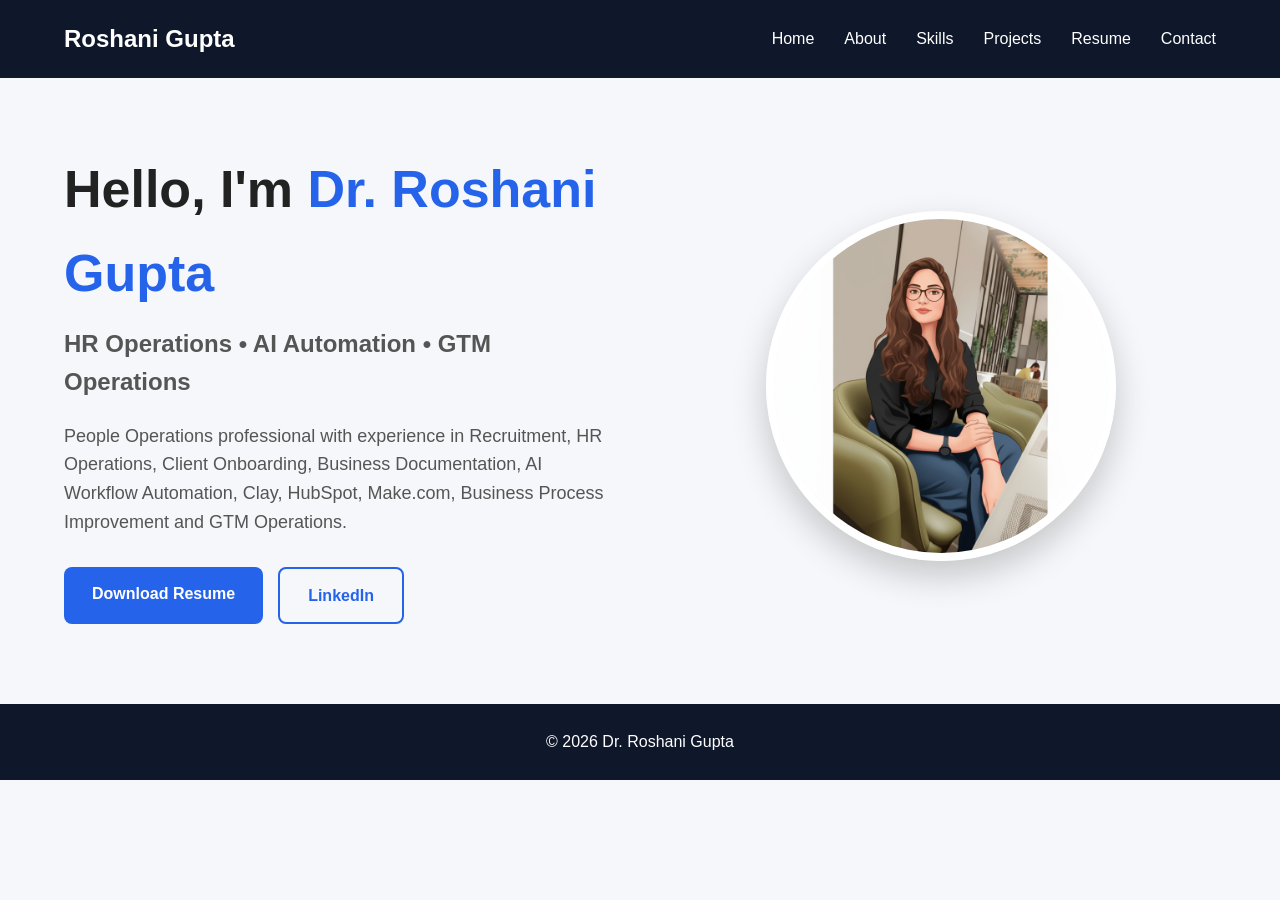
<file: index.html>
<!DOCTYPE html>
<html lang="en">

<head>
    <meta charset="UTF-8">
    <meta name="viewport" content="width=device-width, initial-scale=1.0">

    <title>Dr. Roshani Gupta | HR Operations & AI Automation</title>

    <meta name="description"
        content="Portfolio of Dr. Roshani Gupta - HR Operations, AI Automation, GTM Operations and Business Process Improvement.">

    <link rel="stylesheet" href="css/style.css">
</head>

<body>

<header>

    <nav class="navbar">

        <div class="logo">
            Roshani Gupta
        </div>

        <ul class="nav-links">
            <li><a href="index.html">Home</a></li>
            <li><a href="about.html">About</a></li>
            <li><a href="skills.html">Skills</a></li>
            <li><a href="projects.html">Projects</a></li>
            <li><a href="resume.html">Resume</a></li>
            <li><a href="contact.html">Contact</a></li>
        </ul>

    </nav>

</header>

<section id="home" class="hero">

    <div class="hero-left">

        <h1>Hello, I'm <span>Dr. Roshani Gupta</span></h1>

        <h2>HR Operations • AI Automation • GTM Operations</h2>

        <p>
            People Operations professional with experience in Recruitment,
            HR Operations, Client Onboarding, Business Documentation,
            AI Workflow Automation, Clay, HubSpot, Make.com,
            Business Process Improvement and GTM Operations.
        </p>

        <div class="buttons">

            <a href="resume/Roshani Gupta resume.pdf"
               target="_blank"
               class="btn">
                Download Resume
            </a>

            <a href="https://www.linkedin.com/in/dr-roshani-gupta-77a600195/"
               target="_blank"
               class="btn2">
                LinkedIn
            </a>

        </div>

    </div>

    <div class="hero-right">

        <img src="images/Pic.png" alt="Dr. Roshani Gupta">

    </div>

</section>

<footer>

    <p>© 2026 Dr. Roshani Gupta</p>

</footer>

<script src="js/script.js"></script>

</body>

</html>
</file>
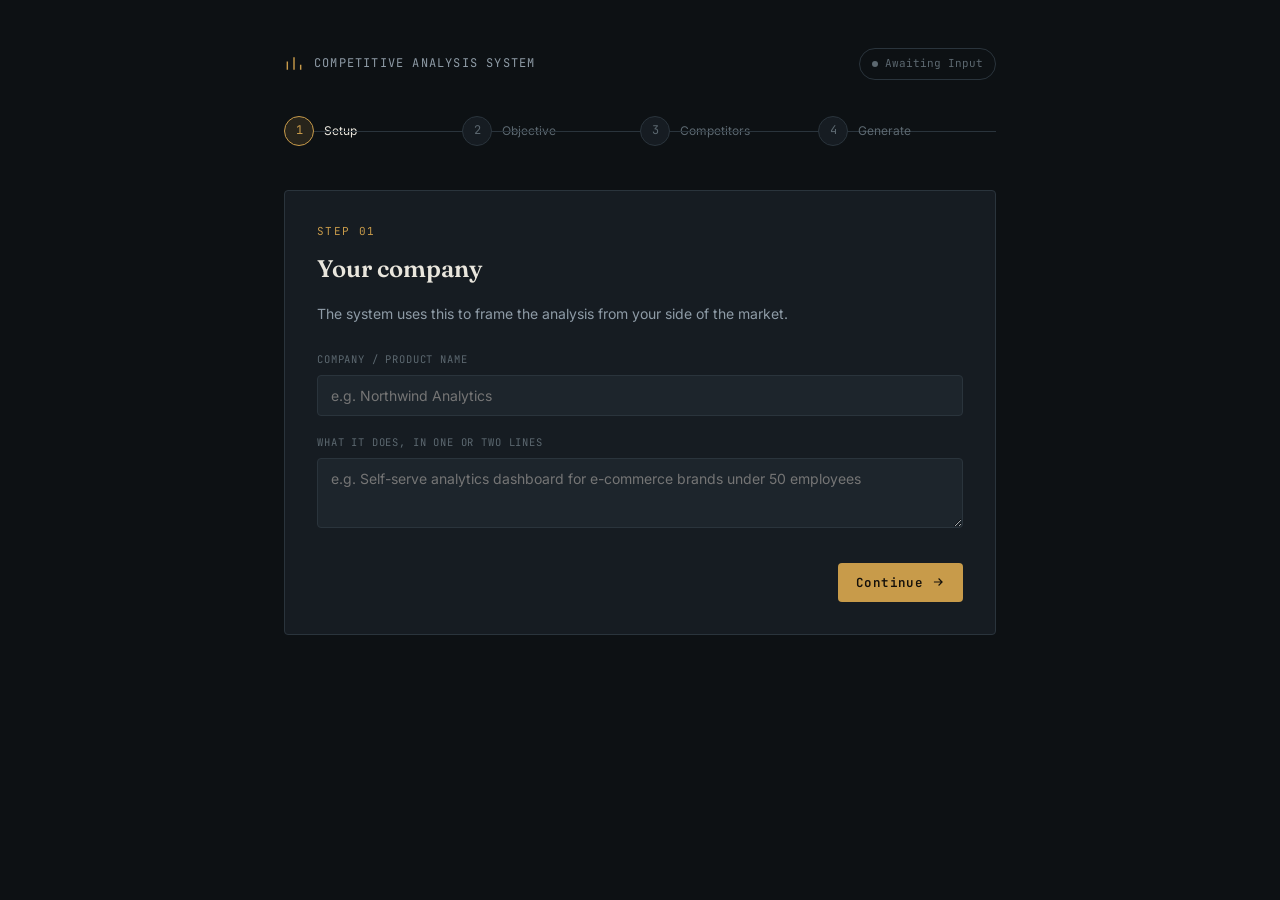
<file: projects/competitive-analysis/index.html>
<!DOCTYPE html>
<html lang="en">
<head>
<meta charset="UTF-8">
<meta name="viewport" content="width=device-width, initial-scale=1.0">
<title>Competitive Analysis System</title>
<link rel="preconnect" href="https://fonts.googleapis.com">
<link href="https://fonts.googleapis.com/css2?family=Fraunces:opsz,wght@9..144,500;9..144,600;9..144,700&family=Inter:wght@400;500;600;700&family=JetBrains+Mono:wght@400;500;600&display=swap" rel="stylesheet">
<style>
  :root{
    --bg:#0D1114;
    --panel:#161C22;
    --panel-alt:#1D252C;
    --border:#2A343C;
    --border-soft:#232B32;
    --text:#E9E6DD;
    --text-dim:#8E9BA6;
    --text-faint:#5C6870;
    --accent:#C89B4A;
    --accent-soft:rgba(200,155,74,0.14);
    --ok:#4FB3A9;
    --danger:#E0563A;
    --radius:4px;
  }
  *{box-sizing:border-box;}
  body{margin:0;background:var(--bg);color:var(--text);font-family:'Inter',sans-serif;font-size:15px;line-height:1.6;}
  h1,h2,h3{font-family:'Fraunces',serif;font-weight:600;margin:0;}
  .mono{font-family:'JetBrains Mono',monospace;}

  .shell{max-width:760px;margin:0 auto;padding:48px 24px 100px;}
  .top{display:flex;align-items:center;justify-content:space-between;margin-bottom:36px;}
  .brand{display:flex;align-items:center;gap:10px;}
  .brand svg{width:20px;height:20px;color:var(--accent);}
  .brand span{font-family:'JetBrains Mono',monospace;font-size:12px;letter-spacing:.1em;color:var(--text-dim);text-transform:uppercase;}
  .status-pill{display:flex;align-items:center;gap:7px;padding:6px 12px;border:1px solid var(--border);border-radius:20px;font-family:'JetBrains Mono',monospace;font-size:11px;color:var(--text-faint);}
  .status-pill .dot{width:6px;height:6px;border-radius:50%;background:var(--text-faint);}
  .status-pill.ready .dot{background:var(--ok);}
  .status-pill.ready{color:var(--ok);border-color:var(--ok);}

  /* stepper */
  .stepper{display:flex;align-items:center;margin-bottom:44px;}
  .step{display:flex;align-items:center;gap:10px;flex:1;position:relative;}
  .step-circle{
    width:30px;height:30px;border-radius:50%;border:1.5px solid var(--border);
    display:flex;align-items:center;justify-content:center;font-family:'JetBrains Mono',monospace;
    font-size:12px;color:var(--text-faint);background:var(--panel);flex-shrink:0;transition:all .2s;z-index:1;
  }
  .step-label{font-size:12px;color:var(--text-faint);white-space:nowrap;transition:color .2s;}
  .step-line{position:absolute;top:15px;left:30px;right:-100%;height:1px;background:var(--border);z-index:0;}
  .step:last-child .step-line{display:none;}
  .step.active .step-circle{border-color:var(--accent);color:var(--accent);background:var(--accent-soft);}
  .step.active .step-label{color:var(--text);}
  .step.done .step-circle{border-color:var(--ok);background:var(--ok);color:#0D1114;}
  .step.done .step-line{background:var(--ok);}

  @media (max-width:640px){ .step-label{display:none;} }

  /* card */
  .card{background:var(--panel);border:1px solid var(--border);border-radius:var(--radius);padding:32px;}
  .card-eyebrow{font-family:'JetBrains Mono',monospace;font-size:11px;letter-spacing:.12em;color:var(--accent);text-transform:uppercase;margin-bottom:10px;}
  .card h2{font-size:24px;margin-bottom:8px;}
  .card p.sub{color:var(--text-dim);font-size:14px;margin-bottom:26px;max-width:520px;}

  .field{margin-bottom:18px;}
  .field label{display:block;font-family:'JetBrains Mono',monospace;font-size:10.5px;letter-spacing:.08em;color:var(--text-faint);text-transform:uppercase;margin-bottom:7px;}
  input[type=text], textarea, select{
    width:100%;background:var(--panel-alt);border:1px solid var(--border);color:var(--text);
    padding:11px 13px;border-radius:var(--radius);font-family:'Inter',sans-serif;font-size:14px;resize:vertical;
  }
  input[type=text]:focus, textarea:focus, select:focus{outline:none;border-color:var(--accent);}
  textarea{min-height:70px;}

  .grid-2{display:grid;grid-template-columns:1fr 1fr;gap:14px;}
  @media (max-width:560px){.grid-2{grid-template-columns:1fr;}}

  .obj-grid{display:grid;grid-template-columns:1fr 1fr;gap:10px;}
  @media (max-width:560px){.obj-grid{grid-template-columns:1fr;}}
  .obj-card{text-align:left;background:var(--panel-alt);border:1px solid var(--border);border-radius:var(--radius);padding:14px 16px;cursor:pointer;color:var(--text);font-family:inherit;}
  .obj-card:hover{border-color:var(--text-faint);}
  .obj-card.selected{border-color:var(--accent);background:var(--accent-soft);}
  .obj-card .t{font-size:13.5px;font-weight:600;}
  .obj-card .d{font-size:12px;color:var(--text-dim);margin-top:4px;}

  /* competitor list */
  .comp-row{display:flex;gap:10px;margin-bottom:12px;align-items:flex-start;}
  .comp-row input{flex:1;}
  .comp-row textarea{flex:2;min-height:44px;}
  .icon-btn{
    background:var(--panel-alt);border:1px solid var(--border);border-radius:var(--radius);
    width:40px;height:40px;flex-shrink:0;display:flex;align-items:center;justify-content:center;cursor:pointer;color:var(--text-faint);
  }
  .icon-btn:hover{color:var(--danger);border-color:var(--danger);}
  .icon-btn svg{width:16px;height:16px;}

  .btn{display:inline-flex;align-items:center;gap:8px;background:var(--accent);color:#14100A;border:none;border-radius:var(--radius);padding:11px 18px;font-family:'JetBrains Mono',monospace;font-size:12.5px;font-weight:600;letter-spacing:.03em;cursor:pointer;}
  .btn:hover{opacity:.88;}
  .btn:disabled{opacity:.4;cursor:not-allowed;}
  .btn svg{width:14px;height:14px;}
  .btn.ghost{background:transparent;color:var(--text-dim);border:1px solid var(--border);}
  .btn.ghost:hover{color:var(--text);border-color:var(--text-faint);opacity:1;}
  .btn.dashed{background:transparent;border:1px dashed var(--border);color:var(--text-dim);width:100%;justify-content:center;padding:12px;}
  .btn.dashed:hover{border-color:var(--accent);color:var(--accent);}

  .nav-row{display:flex;justify-content:space-between;margin-top:28px;}

  /* loading */
  .loading-box{display:none;flex-direction:column;align-items:center;justify-content:center;padding:60px 20px;text-align:center;}
  .loading-box.show{display:flex;}
  .spinner{width:36px;height:36px;border:2px solid var(--border);border-top-color:var(--accent);border-radius:50%;animation:spin .8s linear infinite;margin-bottom:18px;}
  @keyframes spin{to{transform:rotate(360deg);}}
  .loading-box .l1{font-family:'JetBrains Mono',monospace;font-size:12px;color:var(--text-faint);letter-spacing:.06em;}
  .loading-box .l2{font-size:13px;color:var(--text-dim);margin-top:6px;}

  .error-box{display:none;border:1px solid var(--danger);background:rgba(224,86,58,0.1);border-radius:var(--radius);padding:16px 18px;margin-top:16px;font-size:13.5px;color:#F0A796;}
  .error-box.show{display:block;}
  .error-box b{color:var(--danger);}

  .api-note{margin-top:20px;font-size:11.5px;color:var(--text-faint);font-family:'JetBrains Mono',monospace;line-height:1.6;border-top:1px solid var(--border-soft);padding-top:14px;}

  /* report view */
  .report-view{display:none;}
  .report-view.show{display:block;}
  .setup-view.hide{display:none;}
  .report-toolbar{display:flex;justify-content:space-between;align-items:center;margin-bottom:24px;flex-wrap:wrap;gap:10px;}
  .report-toolbar .tools{display:flex;gap:8px;}
  .report-card{background:var(--panel);border:1px solid var(--border);border-radius:var(--radius);padding:44px;}
  .report-header{border-bottom:1px solid var(--border);padding-bottom:20px;margin-bottom:24px;}
  .report-header .tag{font-family:'JetBrains Mono',monospace;font-size:11px;color:var(--accent);letter-spacing:.1em;text-transform:uppercase;margin-bottom:8px;}
  .report-header h1{font-size:28px;}
  .report-header .meta{font-family:'JetBrains Mono',monospace;font-size:11.5px;color:var(--text-faint);margin-top:10px;}
  .report-body h2{font-size:19px;margin-top:30px;margin-bottom:10px;color:var(--text);}
  .report-body h3{font-size:15.5px;margin-top:20px;margin-bottom:6px;color:var(--accent);font-family:'Inter',sans-serif;font-weight:600;}
  .report-body p{color:#D6D2C6;font-size:14.5px;margin:0 0 12px;}
  .report-body ul{margin:0 0 14px;padding-left:20px;color:#D6D2C6;font-size:14.5px;}
  .report-body li{margin-bottom:5px;}
  .report-body strong{color:var(--text);}

  @media print{
    .top,.stepper,.report-toolbar,.api-note,.btn{display:none !important;}
    body{background:#fff;color:#111;}
    .report-card{border:none;padding:0;}
    .report-body p, .report-body ul{color:#222;}
  }
</style>
</head>
<body>
<div class="shell">

  <div class="top">
    <div class="brand">
      <svg viewBox="0 0 24 24" fill="none" stroke="currentColor" stroke-width="1.7"><path d="M4 19V9M12 19V4M20 19v-6"/></svg>
      <span>Competitive Analysis System</span>
    </div>
    <div class="status-pill" id="statusPill"><span class="dot"></span><span id="statusText">Awaiting Input</span></div>
  </div>

  <div id="setupView" class="setup-view">
    <div class="stepper" id="stepper"></div>

    <!-- STEP 1 -->
    <div class="card step-panel" data-step="1">
      <div class="card-eyebrow">Step 01</div>
      <h2>Your company</h2>
      <p class="sub">The system uses this to frame the analysis from your side of the market.</p>
      <div class="field"><label>Company / product name</label><input type="text" id="companyName" placeholder="e.g. Northwind Analytics"></div>
      <div class="field"><label>What it does, in one or two lines</label><textarea id="companyDesc" placeholder="e.g. Self-serve analytics dashboard for e-commerce brands under 50 employees"></textarea></div>
      <div class="nav-row"><span></span><button class="btn" id="next1">Continue<svg viewBox="0 0 24 24" fill="none" stroke="currentColor" stroke-width="2"><path d="M5 12h14M13 6l6 6-6 6"/></svg></button></div>
    </div>

    <!-- STEP 2 -->
    <div class="card step-panel" data-step="2" style="display:none;">
      <div class="card-eyebrow">Step 02</div>
      <h2>What's the objective?</h2>
      <p class="sub">This decides what the generated report focuses on and recommends.</p>
      <div class="obj-grid" id="objGrid"></div>
      <div class="nav-row">
        <button class="btn ghost" id="back2">Back</button>
        <button class="btn" id="next2">Continue<svg viewBox="0 0 24 24" fill="none" stroke="currentColor" stroke-width="2"><path d="M5 12h14M13 6l6 6-6 6"/></svg></button>
      </div>
    </div>

    <!-- STEP 3 -->
    <div class="card step-panel" data-step="3" style="display:none;">
      <div class="card-eyebrow">Step 03</div>
      <h2>Who are you up against?</h2>
      <p class="sub">Add each competitor and whatever you already know — pricing, positioning, reviews. The system fills gaps, it doesn't invent facts you haven't given it.</p>
      <div id="compList"></div>
      <button class="btn dashed" id="addCompBtn"><svg viewBox="0 0 24 24" fill="none" stroke="currentColor" stroke-width="2"><path d="M12 5v14M5 12h14"/></svg>Add competitor</button>
      <div class="nav-row">
        <button class="btn ghost" id="back3">Back</button>
        <button class="btn" id="next3">Continue<svg viewBox="0 0 24 24" fill="none" stroke="currentColor" stroke-width="2"><path d="M5 12h14M13 6l6 6-6 6"/></svg></button>
      </div>
    </div>

    <!-- STEP 4 -->
    <div class="card step-panel" data-step="4" style="display:none;">
      <div class="card-eyebrow">Step 04</div>
      <h2>Review and generate</h2>
      <p class="sub">The system sends your inputs to Claude and writes a structured competitive analysis report.</p>
      <div id="reviewSummary" class="mono" style="font-size:12.5px;color:var(--text-dim);line-height:1.9;"></div>
      <div class="nav-row">
        <button class="btn ghost" id="back4">Back</button>
        <button class="btn" id="generateBtn"><svg viewBox="0 0 24 24" fill="none" stroke="currentColor" stroke-width="2"><path d="M13 2L4.5 12.5H11L10 22l9.5-11.5H13z"/></svg>Generate analysis</button>
      </div>
      <div class="loading-box" id="loadingBox">
        <div class="spinner"></div>
        <div class="l1">ANALYZING</div>
        <div class="l2" id="loadingMsg">Reading competitor inputs…</div>
      </div>
      <div class="error-box" id="errorBox"></div>
      <div class="api-note">This calls the Anthropic API directly from the browser. It runs inside Claude's own preview environment. If you deploy this file outside Claude, route this fetch through your own backend that holds the API key — a static HTML file cannot store one safely.</div>
    </div>
  </div>

  <!-- REPORT VIEW -->
  <div class="report-view" id="reportView">
    <div class="report-toolbar">
      <button class="btn ghost" id="editBtn"><svg viewBox="0 0 24 24" fill="none" stroke="currentColor" stroke-width="2"><path d="M12 19l7-7 3 3-7 7-3-3zM18 13l-1.5-7.5L2 2l3.5 14.5L13 18l5-5z"/></svg>Edit inputs</button>
      <div class="tools">
        <button class="btn ghost" id="regenBtn"><svg viewBox="0 0 24 24" fill="none" stroke="currentColor" stroke-width="1.8"><path d="M4 4v6h6M20 20v-6h-6M4.5 15a8 8 0 0013.9 3M19.5 9a8 8 0 00-13.9-3"/></svg>Regenerate</button>
        <button class="btn" id="printBtn"><svg viewBox="0 0 24 24" fill="none" stroke="currentColor" stroke-width="1.8"><path d="M6 9V3h12v6M6 18H4a1 1 0 01-1-1v-6a1 1 0 011-1h16a1 1 0 011 1v6a1 1 0 01-1 1h-2M6 14h12v7H6z"/></svg>Print / Save PDF</button>
      </div>
    </div>
    <div class="report-card">
      <div class="report-header">
        <div class="tag">Competitive Analysis Report</div>
        <h1 id="reportTitle">—</h1>
        <div class="meta" id="reportMeta"></div>
      </div>
      <div class="report-body" id="reportBody"></div>
    </div>
  </div>

</div>

<script>
(function(){
  var state = { company:'', companyDesc:'', objective:null, objectiveLabel:'', competitors:[] };
  var currentStep = 1;
  var trashIcon = '<svg viewBox="0 0 24 24" fill="none" stroke="currentColor" stroke-width="2"><path d="M3 6h18M8 6V4a1 1 0 011-1h6a1 1 0 011 1v2m2 0v14a1 1 0 01-1 1H7a1 1 0 01-1-1V6h12z"/></svg>';

  var steps = [
    {n:1,label:'Setup'}, {n:2,label:'Objective'}, {n:3,label:'Competitors'}, {n:4,label:'Generate'}
  ];
  var objectives = [
    {key:'pricing',label:'Pricing Decision',desc:'What to charge or how to package.'},
    {key:'gap',label:'Product Gap',desc:'What to build next.'},
    {key:'entry',label:'Market Entry',desc:'Whether to enter a market.'},
    {key:'pitch',label:'Investor Pitch',desc:'The competitive slide for a raise.'},
    {key:'positioning',label:'Positioning',desc:'Sharpen your own message.'},
    {key:'other',label:'General / Exploratory',desc:'No single decision yet.'}
  ];

  function el(html){ var d=document.createElement('div'); d.innerHTML=html.trim(); return d.firstChild; }
  function escapeHtml(s){ return (s||'').replace(/[&<>"']/g, function(m){ return {'&':'&amp;','<':'&lt;','>':'&gt;','"':'&quot;',"'":'&#39;'}[m]; }); }

  function renderStepper(){
    var wrap = document.getElementById('stepper');
    wrap.innerHTML = '';
    steps.forEach(function(s){
      var cls = 'step' + (s.n===currentStep ? ' active' : '') + (s.n<currentStep ? ' done' : '');
      var circle = s.n<currentStep ? '✓' : s.n;
      var node = el('<div class="'+cls+'"><div class="step-circle">'+circle+'</div><div class="step-label">'+s.label+'</div><div class="step-line"></div></div>');
      wrap.appendChild(node);
    });
  }

  function showStep(n){
    currentStep = n;
    document.querySelectorAll('.step-panel').forEach(function(p){
      p.style.display = (parseInt(p.getAttribute('data-step'),10)===n) ? 'block' : 'none';
    });
    renderStepper();
    window.scrollTo({top:0,behavior:'smooth'});
  }

  function renderObjectives(){
    var grid = document.getElementById('objGrid');
    grid.innerHTML = '';
    objectives.forEach(function(o){
      var card = el('<button class="obj-card" data-key="'+o.key+'"><div class="t">'+o.label+'</div><div class="d">'+o.desc+'</div></button>');
      card.addEventListener('click', function(){
        state.objective = o.key; state.objectiveLabel = o.label;
        document.querySelectorAll('.obj-card').forEach(function(c){ c.classList.toggle('selected', c===card); });
      });
      grid.appendChild(card);
    });
  }

  function addCompRow(name, info){
    var list = document.getElementById('compList');
    var row = el('<div class="comp-row"><input type="text" placeholder="Competitor name" value="'+escapeHtml(name||'')+'"><textarea placeholder="Known info: pricing, positioning, reviews, funding…">'+escapeHtml(info||'')+'</textarea><button class="icon-btn" title="Remove">'+trashIcon+'</button></div>');
    row.querySelector('.icon-btn').addEventListener('click', function(){ row.remove(); });
    list.appendChild(row);
  }

  function collectCompetitors(){
    var rows = document.querySelectorAll('#compList .comp-row');
    var out = [];
    rows.forEach(function(r){
      var name = r.querySelector('input').value.trim();
      var info = r.querySelector('textarea').value.trim();
      if(name) out.push({name:name, info:info});
    });
    return out;
  }

  function renderReview(){
    state.competitors = collectCompetitors();
    var box = document.getElementById('reviewSummary');
    var lines = [];
    lines.push('COMPANY&nbsp;&nbsp; ' + (state.company || '—'));
    lines.push('OBJECTIVE&nbsp; ' + (state.objectiveLabel || '—'));
    lines.push('COMPETITORS');
    if(state.competitors.length===0){ lines.push('&nbsp;&nbsp;none added'); }
    state.competitors.forEach(function(c){ lines.push('&nbsp;&nbsp;· ' + escapeHtml(c.name)); });
    box.innerHTML = lines.join('<br>');
  }

  function setStatus(ready){
    var pill = document.getElementById('statusPill');
    pill.classList.toggle('ready', ready);
    document.getElementById('statusText').textContent = ready ? 'Ready to generate' : 'Awaiting Input';
  }

  // ---------- simple markdown-ish renderer ----------
  function renderMarkdown(md){
    var lines = md.split('\n');
    var html = '';
    var inList = false;
    lines.forEach(function(line){
      line = line.trim();
      if(line === ''){ if(inList){ html += '</ul>'; inList=false; } return; }
      var h2 = line.match(/^##\s+(.*)/);
      var h3 = line.match(/^###\s+(.*)/);
      var li = line.match(/^[-*]\s+(.*)/);
      if(h2){
        if(inList){ html += '</ul>'; inList=false; }
        html += '<h2>' + inline(h2[1]) + '</h2>';
      } else if(h3){
        if(inList){ html += '</ul>'; inList=false; }
        html += '<h3>' + inline(h3[1]) + '</h3>';
      } else if(li){
        if(!inList){ html += '<ul>'; inList=true; }
        html += '<li>' + inline(li[1]) + '</li>';
      } else {
        if(inList){ html += '</ul>'; inList=false; }
        html += '<p>' + inline(line) + '</p>';
      }
    });
    if(inList) html += '</ul>';
    return html;
  }
  function inline(t){
    return escapeHtml(t).replace(/\*\*(.+?)\*\*/g, '<strong>$1</strong>');
  }

  function buildPrompt(){
    var lines = [];
    lines.push('You are a senior competitive strategy analyst. Write a competitive analysis report.');
    lines.push('');
    lines.push('Company: ' + state.company);
    lines.push('Company description: ' + state.companyDesc);
    lines.push('Objective of this analysis: ' + state.objectiveLabel);
    lines.push('');
    lines.push('Competitors and known information:');
    state.competitors.forEach(function(c){
      lines.push('- ' + c.name + ': ' + (c.info || 'no additional info provided, use general knowledge if you have it, otherwise note the gap'));
    });
    lines.push('');
    lines.push('Write the report using this structure, with ## for section headers and ### for sub-headers, and - for bullet points. Do not use any other markdown. Keep it sharp and decision-useful, not generic:');
    lines.push('## Executive Summary');
    lines.push('## Market Landscape');
    lines.push('## Competitor Breakdown (a ### sub-header per competitor, with strengths, weaknesses, and the one thing they do better than ' + (state.company||'this company') + ')');
    lines.push('## Where the Gap Is');
    lines.push('## Recommendation (specific to the stated objective: ' + state.objectiveLabel + ')');
    lines.push('');
    lines.push('Be direct. Call out weak inputs where the competitor info given is thin, rather than inventing specifics.');
    return lines.join('\n');
  }

  function generateReport(){
    var errorBox = document.getElementById('errorBox');
    var loadingBox = document.getElementById('loadingBox');
    var loadingMsg = document.getElementById('loadingMsg');
    errorBox.classList.remove('show');
    loadingBox.classList.add('show');
    document.getElementById('generateBtn').disabled = true;

    var msgs = ['Reading competitor inputs…','Mapping the landscape…','Drafting the recommendation…'];
    var mi = 0;
    var msgTimer = setInterval(function(){ mi=(mi+1)%msgs.length; loadingMsg.textContent = msgs[mi]; }, 1400);

    fetch("https://api.anthropic.com/v1/messages", {
      method: "POST",
      headers: { "Content-Type": "application/json" },
      body: JSON.stringify({
        model: "claude-sonnet-4-6",
        max_tokens: 1000,
        messages: [{ role: "user", content: buildPrompt() }]
      })
    })
    .then(function(res){
      if(!res.ok){ throw new Error('API responded with status ' + res.status); }
      return res.json();
    })
    .then(function(data){
      clearInterval(msgTimer);
      var text = (data.content || [])
        .filter(function(b){ return b.type === 'text'; })
        .map(function(b){ return b.text; })
        .join('\n');
      if(!text){ throw new Error('No text returned from the model.'); }
      showReport(text);
    })
    .catch(function(err){
      clearInterval(msgTimer);
      loadingBox.classList.remove('show');
      document.getElementById('generateBtn').disabled = false;
      errorBox.classList.add('show');
      errorBox.innerHTML = '<b>Generation failed.</b> ' + escapeHtml(err.message) + '. If this file is running outside Claude\'s preview, this is expected — wire the same request through your own backend instead.';
    });
  }

  function showReport(text){
    document.getElementById('loadingBox').classList.remove('show');
    document.getElementById('generateBtn').disabled = false;
    document.getElementById('reportTitle').textContent = state.company ? (state.company + ' — Competitive Analysis') : 'Competitive Analysis';
    document.getElementById('reportMeta').textContent = 'OBJECTIVE: ' + (state.objectiveLabel||'—').toUpperCase() + '   ·   ' + new Date().toDateString();
    document.getElementById('reportBody').innerHTML = renderMarkdown(text);
    document.getElementById('setupView').classList.add('hide');
    document.getElementById('reportView').classList.add('show');
  }

  function init(){
    renderStepper();
    renderObjectives();
    addCompRow('','');

    document.getElementById('next1').addEventListener('click', function(){
      state.company = document.getElementById('companyName').value.trim();
      state.companyDesc = document.getElementById('companyDesc').value.trim();
      showStep(2);
    });
    document.getElementById('back2').addEventListener('click', function(){ showStep(1); });
    document.getElementById('next2').addEventListener('click', function(){ showStep(3); });
    document.getElementById('back3').addEventListener('click', function(){ showStep(2); });
    document.getElementById('addCompBtn').addEventListener('click', function(){ addCompRow('',''); });
    document.getElementById('next3').addEventListener('click', function(){ renderReview(); setStatus(true); showStep(4); });
    document.getElementById('back4').addEventListener('click', function(){ showStep(3); });

    document.getElementById('generateBtn').addEventListener('click', generateReport);
    document.getElementById('regenBtn').addEventListener('click', function(){
      document.getElementById('reportView').classList.remove('show');
      document.getElementById('setupView').classList.remove('hide');
      showStep(4);
      generateReport();
    });
    document.getElementById('editBtn').addEventListener('click', function(){
      document.getElementById('reportView').classList.remove('show');
      document.getElementById('setupView').classList.remove('hide');
      showStep(1);
    });
    document.getElementById('printBtn').addEventListener('click', function(){ window.print(); });
  }

  document.addEventListener('DOMContentLoaded', init);
})();
</script>
</body>
</html>
</file>
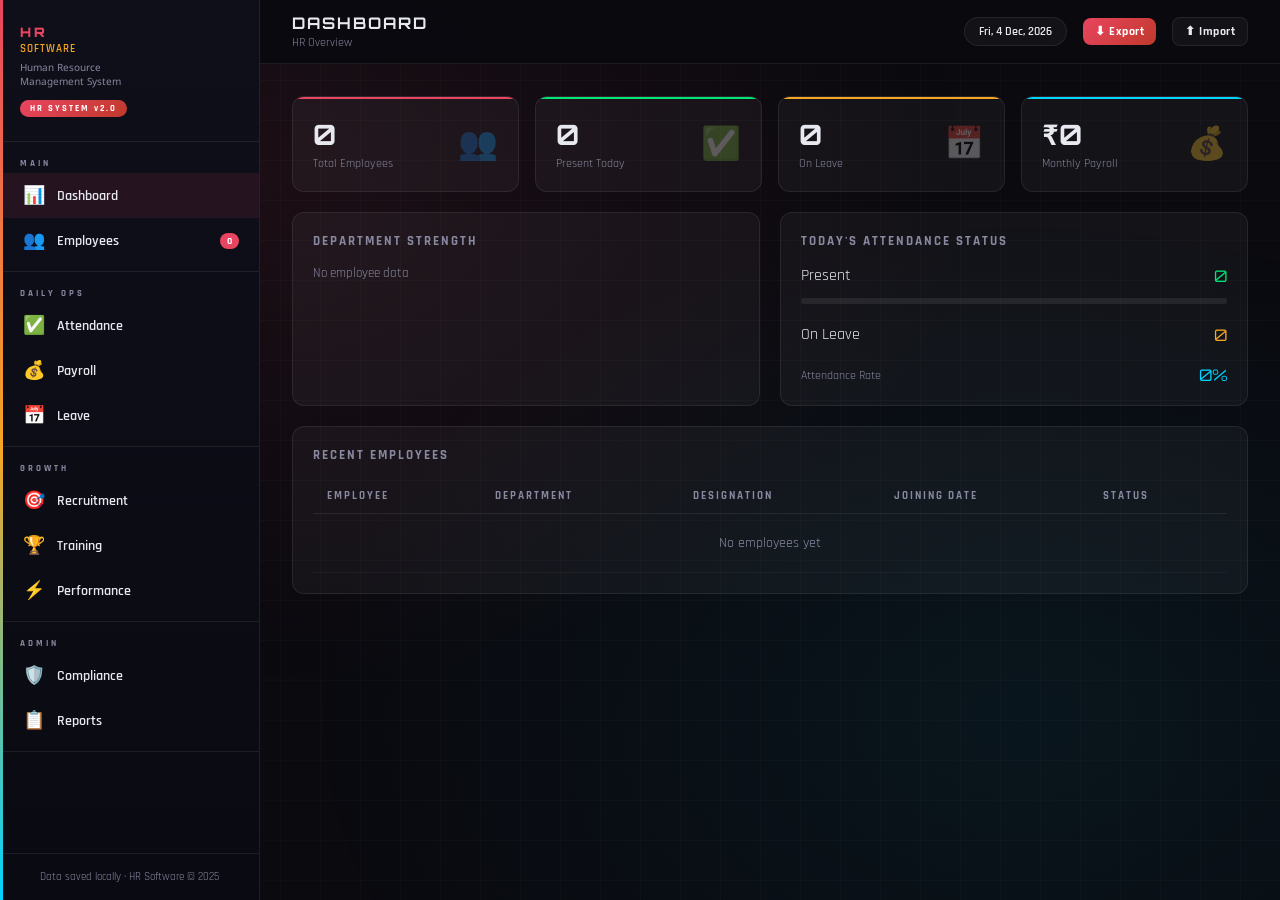
<file: projects/hr-software/index.html>
<!DOCTYPE html>
<html lang="hi">
<head>
<meta charset="UTF-8">
<meta name="viewport" content="width=device-width, initial-scale=1.0">
<title>HR Software</title>
<link href="https://fonts.googleapis.com/css2?family=Rajdhani:wght@400;500;600;700&family=Noto+Sans+Devanagari:wght@300;400;500;600&family=Orbitron:wght@600;700;900&display=swap" rel="stylesheet">
<style>
:root {
  --carbon: #0a0a0f;
  --graphite: #1a1a2e;
  --steel: #16213e;
  --ember: #e94560;
  --gold: #f5a623;
  --silver: #c0c0d0;
  --glow: #00d4ff;
  --green: #00e676;
  --text: #e8e8f0;
  --muted: #8888a0;
  --card: rgba(255,255,255,0.04);
  --border: rgba(255,255,255,0.08);
}
* { margin:0; padding:0; box-sizing:border-box; }
body { font-family:'Rajdhani',sans-serif; background:var(--carbon); color:var(--text); min-height:100vh; overflow-x:hidden; }
body::before { content:''; position:fixed; top:0;left:0;right:0;bottom:0; background:radial-gradient(ellipse at 20% 20%,rgba(233,69,96,.08) 0%,transparent 50%),radial-gradient(ellipse at 80% 80%,rgba(0,212,255,.06) 0%,transparent 50%); pointer-events:none; z-index:0; }
body::after { content:''; position:fixed; top:0;left:0;right:0;bottom:0; background-image:linear-gradient(rgba(255,255,255,.02) 1px,transparent 1px),linear-gradient(90deg,rgba(255,255,255,.02) 1px,transparent 1px); background-size:40px 40px; pointer-events:none; z-index:0; }

/* SIDEBAR */
.sidebar { position:fixed; left:0;top:0;bottom:0; width:260px; background:linear-gradient(180deg,#0f0f1a 0%,#0a0a12 100%); border-right:1px solid var(--border); z-index:100; display:flex; flex-direction:column; overflow-y:auto; }
.sidebar::before { content:''; position:absolute; left:0;top:0;bottom:0; width:3px; background:linear-gradient(180deg,var(--ember),var(--gold),var(--glow)); }
.logo-area { padding:24px 20px; border-bottom:1px solid var(--border); }
.logo-top { font-family:'Orbitron',monospace; font-size:13px; font-weight:900; color:var(--ember); letter-spacing:3px; }
.logo-sub { font-size:11px; color:var(--gold); margin-top:2px; letter-spacing:1px; font-weight:600; }
.logo-full { font-size:10px; color:var(--muted); margin-top:6px; line-height:1.4; font-family:'Noto Sans Devanagari',sans-serif; }
.hr-badge { margin-top:10px; display:inline-block; background:linear-gradient(135deg,var(--ember),#c0392b); color:white; font-size:9px; font-weight:700; padding:3px 10px; border-radius:20px; letter-spacing:2px; }
.nav-section { padding:8px 0; border-bottom:1px solid var(--border); }
.nav-label { font-size:9px; letter-spacing:3px; color:var(--muted); padding:8px 20px 4px; text-transform:uppercase; font-weight:700; }
.nav-item { display:flex; align-items:center; gap:12px; padding:11px 20px; cursor:pointer; transition:all .2s; border-left:3px solid transparent; }
.nav-item:hover,.nav-item.active { background:rgba(233,69,96,.1); border-left-color:var(--ember); }
.nav-item.active .nav-icon { color:var(--ember); }
.nav-item:hover .nav-icon { color:var(--gold); }
.nav-icon { font-size:18px; width:22px; text-align:center; color:var(--muted); transition:color .2s; }
.nav-text { font-size:14px; font-weight:600; color:var(--text); flex:1; }
.nav-badge { background:var(--ember); color:white; font-size:10px; font-weight:700; padding:2px 7px; border-radius:10px; }
.sidebar-footer { margin-top:auto; padding:16px 20px; border-top:1px solid var(--border); font-size:11px; color:var(--muted); text-align:center; }

/* MAIN */
.main { margin-left:260px; min-height:100vh; position:relative; z-index:1; }
.topbar { position:sticky; top:0; background:rgba(10,10,15,.95); backdrop-filter:blur(20px); border-bottom:1px solid var(--border); padding:0 32px; height:64px; display:flex; align-items:center; justify-content:space-between; z-index:50; }
.page-title { font-family:'Orbitron',monospace; font-size:16px; font-weight:700; color:var(--text); letter-spacing:2px; }
.page-subtitle { font-size:12px; color:var(--muted); margin-top:2px; }
.topbar-right { display:flex; align-items:center; gap:16px; }
.stat-pill { background:var(--card); border:1px solid var(--border); border-radius:20px; padding:6px 14px; font-size:12px; font-weight:600; }

/* CONTENT */
.content { padding:32px; }
.section { display:none; }
.section.active { display:block; }

/* CARDS */
.card { background:var(--card); border:1px solid var(--border); border-radius:12px; padding:20px; }
.card-title { font-size:13px; font-weight:700; letter-spacing:2px; color:var(--muted); text-transform:uppercase; margin-bottom:16px; }
.grid-2 { display:grid; grid-template-columns:1fr 1fr; gap:20px; }
.grid-3 { display:grid; grid-template-columns:1fr 1fr 1fr; gap:20px; }
.grid-4 { display:grid; grid-template-columns:repeat(4,1fr); gap:16px; }

/* STAT CARDS */
.stat-card { background:var(--card); border:1px solid var(--border); border-radius:12px; padding:20px; position:relative; overflow:hidden; }
.stat-card::before { content:''; position:absolute; top:0;left:0;right:0; height:2px; }
.stat-card.red::before { background:var(--ember); }
.stat-card.gold::before { background:var(--gold); }
.stat-card.green::before { background:var(--green); }
.stat-card.blue::before { background:var(--glow); }
.stat-value { font-family:'Orbitron',monospace; font-size:28px; font-weight:700; }
.stat-label { font-size:12px; color:var(--muted); margin-top:4px; }
.stat-icon { position:absolute; right:20px; top:50%; transform:translateY(-50%); font-size:32px; opacity:.3; }

/* TABLE */
.table-wrap { overflow-x:auto; }
table { width:100%; border-collapse:collapse; }
th { text-align:left; padding:10px 14px; font-size:11px; font-weight:700; letter-spacing:2px; color:var(--muted); text-transform:uppercase; border-bottom:1px solid var(--border); }
td { padding:12px 14px; font-size:14px; border-bottom:1px solid rgba(255,255,255,.04); vertical-align:middle; }
tr:hover td { background:rgba(255,255,255,.03); }
.badge { display:inline-block; padding:3px 10px; border-radius:20px; font-size:11px; font-weight:700; }
.badge-green { background:rgba(0,230,118,.15); color:var(--green); }
.badge-red { background:rgba(233,69,96,.15); color:var(--ember); }
.badge-gold { background:rgba(245,166,35,.15); color:var(--gold); }
.badge-blue { background:rgba(0,212,255,.15); color:var(--glow); }

/* BUTTONS */
.btn { display:inline-flex; align-items:center; gap:6px; padding:9px 18px; border-radius:8px; font-family:'Rajdhani',sans-serif; font-size:14px; font-weight:700; cursor:pointer; border:none; transition:all .2s; letter-spacing:.5px; }
.btn-primary { background:linear-gradient(135deg,var(--ember),#c0392b); color:white; }
.btn-primary:hover { transform:translateY(-1px); box-shadow:0 4px 15px rgba(233,69,96,.4); }
.btn-gold { background:linear-gradient(135deg,var(--gold),#e67e22); color:#000; }
.btn-gold:hover { transform:translateY(-1px); box-shadow:0 4px 15px rgba(245,166,35,.4); }
.btn-green { background:linear-gradient(135deg,var(--green),#00b248); color:#000; }
.btn-blue { background:linear-gradient(135deg,var(--glow),#0099cc); color:#000; }
.btn-secondary { background:var(--card); border:1px solid var(--border); color:var(--text); }
.btn-secondary:hover { background:rgba(255,255,255,.08); }
.btn-sm { padding:6px 12px; font-size:12px; }
.btn-danger { background:rgba(233,69,96,.15); border:1px solid var(--ember); color:var(--ember); }

/* FORMS */
.form-grid { display:grid; grid-template-columns:1fr 1fr; gap:16px; }
.form-group { display:flex; flex-direction:column; gap:6px; }
.form-group.full { grid-column:1/-1; }
.form-label { font-size:12px; font-weight:700; color:var(--muted); letter-spacing:1px; text-transform:uppercase; }
.form-input { background:rgba(255,255,255,.06); border:1px solid var(--border); border-radius:8px; padding:10px 14px; color:var(--text); font-family:'Rajdhani',sans-serif; font-size:14px; transition:border .2s; }
.form-input:focus { outline:none; border-color:var(--ember); }
.form-input option { background:#1a1a2e; }
select.form-input { cursor:pointer; }

/* MODAL */
.modal-overlay { position:fixed; inset:0; background:rgba(0,0,0,.8); z-index:200; display:none; align-items:center; justify-content:center; backdrop-filter:blur(4px); }
.modal-overlay.open { display:flex; }
.modal { background:#12121f; border:1px solid var(--border); border-radius:16px; width:600px; max-width:95vw; max-height:90vh; overflow-y:auto; }
.modal-header { display:flex; align-items:center; justify-content:space-between; padding:20px 24px; border-bottom:1px solid var(--border); }
.modal-title { font-size:16px; font-weight:700; }
.modal-close { background:none; border:none; color:var(--muted); cursor:pointer; font-size:20px; padding:4px 8px; border-radius:6px; }
.modal-close:hover { background:rgba(255,255,255,.08); color:var(--text); }
.modal-body { padding:24px; }
.modal-footer { display:flex; gap:12px; justify-content:flex-end; padding:16px 24px; border-top:1px solid var(--border); }

/* TOAST */
.toast { position:fixed; bottom:30px; right:30px; background:#1a1a2e; border:1px solid var(--ember); border-radius:10px; padding:14px 20px; font-size:14px; font-weight:600; z-index:999; transform:translateY(80px); opacity:0; transition:all .3s; max-width:350px; }
.toast.show { transform:translateY(0); opacity:1; }
.toast.error { border-color:var(--ember); color:var(--ember); }
.toast.success { border-color:var(--green); color:var(--green); }

/* SEARCH BAR */
.search-bar { display:flex; gap:12px; margin-bottom:20px; align-items:center; flex-wrap:wrap; }
.search-input { flex:1; min-width:200px; background:rgba(255,255,255,.06); border:1px solid var(--border); border-radius:8px; padding:10px 14px; color:var(--text); font-family:'Rajdhani',sans-serif; font-size:14px; }
.search-input:focus { outline:none; border-color:var(--ember); }

/* ATTENDANCE GRID */
.att-grid { display:grid; grid-template-columns:repeat(auto-fill,minmax(160px,1fr)); gap:10px; }
.att-card { background:var(--card); border:1px solid var(--border); border-radius:10px; padding:14px; display:flex; flex-direction:column; gap:8px; }
.att-name { font-size:13px; font-weight:700; }
.att-id { font-size:11px; color:var(--muted); }
.att-btns { display:flex; gap:6px; }
.att-btn { flex:1; padding:6px; border:none; border-radius:6px; font-family:'Rajdhani',sans-serif; font-size:12px; font-weight:700; cursor:pointer; transition:all .2s; }
.att-btn.present { background:rgba(0,230,118,.2); color:var(--green); border:1px solid rgba(0,230,118,.3); }
.att-btn.present.active, .att-btn.present:hover { background:var(--green); color:#000; }
.att-btn.absent { background:rgba(233,69,96,.2); color:var(--ember); border:1px solid rgba(233,69,96,.3); }
.att-btn.absent.active, .att-btn.absent:hover { background:var(--ember); color:white; }
.att-btn.halfday { background:rgba(245,166,35,.2); color:var(--gold); border:1px solid rgba(245,166,35,.3); }
.att-btn.halfday.active, .att-btn.halfday:hover { background:var(--gold); color:#000; }

/* PAYROLL */
.pay-row { display:flex; justify-content:space-between; padding:10px 0; border-bottom:1px solid var(--border); font-size:14px; }
.pay-row:last-child { border-bottom:none; font-weight:700; font-size:16px; color:var(--green); }
.pay-label { color:var(--muted); }

/* PROGRESS */
.progress-bar { background:rgba(255,255,255,.08); border-radius:10px; height:6px; overflow:hidden; }
.progress-fill { height:100%; border-radius:10px; transition:width .6s; }

/* LEAVE BALANCE */
.leave-bal { display:flex; gap:12px; flex-wrap:wrap; margin-bottom:20px; }
.leave-type-card { background:var(--card); border:1px solid var(--border); border-radius:10px; padding:14px 18px; min-width:130px; }
.leave-type-name { font-size:11px; color:var(--muted); font-weight:700; letter-spacing:1px; text-transform:uppercase; }
.leave-type-count { font-family:'Orbitron',monospace; font-size:24px; font-weight:700; color:var(--glow); margin-top:4px; }
.leave-type-total { font-size:11px; color:var(--muted); }

/* TABS */
.tabs { display:flex; gap:4px; margin-bottom:20px; background:rgba(255,255,255,.04); border-radius:10px; padding:4px; width:fit-content; }
.tab { padding:8px 18px; border-radius:8px; font-size:13px; font-weight:700; cursor:pointer; transition:all .2s; color:var(--muted); }
.tab.active { background:var(--ember); color:white; }

/* CHART BARS */
.chart-bar-wrap { display:flex; flex-direction:column; gap:10px; }
.chart-bar-row { display:flex; align-items:center; gap:12px; }
.chart-bar-label { width:80px; font-size:12px; color:var(--muted); text-align:right; }
.chart-bar-bg { flex:1; background:rgba(255,255,255,.06); border-radius:6px; height:28px; overflow:hidden; position:relative; }
.chart-bar-fill { height:100%; border-radius:6px; display:flex; align-items:center; padding:0 10px; font-size:12px; font-weight:700; }
.chart-bar-val { width:50px; font-size:13px; font-weight:700; color:var(--text); }

/* PRINT */
@media print {
  .sidebar,.topbar,.btn,.modal-overlay,.toast { display:none!important; }
  .main { margin-left:0; }
  .section { display:block!important; }
  .section:not(.active) { display:none!important; }
}

/* SCROLLBAR */
::-webkit-scrollbar { width:6px; height:6px; }
::-webkit-scrollbar-track { background:transparent; }
::-webkit-scrollbar-thumb { background:var(--border); border-radius:3px; }

.divider { height:1px; background:var(--border); margin:20px 0; }
.flex { display:flex; }
.flex-between { display:flex; justify-content:space-between; align-items:center; }
.gap-8 { gap:8px; }
.gap-12 { gap:12px; }
.mb-16 { margin-bottom:16px; }
.mb-20 { margin-bottom:20px; }
.mt-8 { margin-top:8px; }
.text-muted { color:var(--muted); font-size:13px; }
.text-ember { color:var(--ember); }
.text-green { color:var(--green); }
.text-gold { color:var(--gold); }
.text-glow { color:var(--glow); }
.font-orbitron { font-family:'Orbitron',monospace; }
</style>
</head>
<body>

<!-- SIDEBAR -->
<nav class="sidebar">
  <div class="logo-area">
    <div class="logo-top">HR</div>
    <div class="logo-sub">SOFTWARE</div>
    <div class="logo-full">Human Resource<br>Management System</div>
    <div class="hr-badge">HR SYSTEM v2.0</div>
  </div>
  <div class="nav-section">
    <div class="nav-label">Main</div>
    <div class="nav-item active" onclick="showSection('dashboard')"><span class="nav-icon">📊</span><span class="nav-text">Dashboard</span></div>
    <div class="nav-item" onclick="showSection('employees')"><span class="nav-icon">👥</span><span class="nav-text">Employees</span><span class="nav-badge" id="empBadge">0</span></div>
  </div>
  <div class="nav-section">
    <div class="nav-label">Daily Ops</div>
    <div class="nav-item" onclick="showSection('attendance')"><span class="nav-icon">✅</span><span class="nav-text">Attendance</span></div>
    <div class="nav-item" onclick="showSection('payroll')"><span class="nav-icon">💰</span><span class="nav-text">Payroll</span></div>
    <div class="nav-item" onclick="showSection('leave')"><span class="nav-icon">📅</span><span class="nav-text">Leave</span></div>
  </div>
  <div class="nav-section">
    <div class="nav-label">Growth</div>
    <div class="nav-item" onclick="showSection('recruitment')"><span class="nav-icon">🎯</span><span class="nav-text">Recruitment</span></div>
    <div class="nav-item" onclick="showSection('training')"><span class="nav-icon">🏆</span><span class="nav-text">Training</span></div>
    <div class="nav-item" onclick="showSection('performance')"><span class="nav-icon">⚡</span><span class="nav-text">Performance</span></div>
  </div>
  <div class="nav-section">
    <div class="nav-label">Admin</div>
    <div class="nav-item" onclick="showSection('compliance')"><span class="nav-icon">🛡️</span><span class="nav-text">Compliance</span></div>
    <div class="nav-item" onclick="showSection('reports')"><span class="nav-icon">📋</span><span class="nav-text">Reports</span></div>
  </div>
  <div class="sidebar-footer">Data saved locally · HR Software © 2025</div>
</nav>

<!-- MAIN -->
<main class="main">
  <div class="topbar">
    <div>
      <div class="page-title" id="pageTitle">DASHBOARD</div>
      <div class="page-subtitle" id="pageSubtitle">HR Overview</div>
    </div>
    <div class="topbar-right">
      <div class="stat-pill" id="todayDate"></div>
      <button class="btn btn-primary btn-sm" onclick="exportData()">⬇ Export</button>
      <button class="btn btn-secondary btn-sm" onclick="importData()">⬆ Import</button>
    </div>
  </div>
  <div class="content">

    <!-- DASHBOARD -->
    <section class="section active" id="dashboard">
      <div class="grid-4 mb-20">
        <div class="stat-card red"><div class="stat-value font-orbitron" id="dash-total">0</div><div class="stat-label">Total Employees</div><div class="stat-icon">👥</div></div>
        <div class="stat-card green"><div class="stat-value font-orbitron" id="dash-present">0</div><div class="stat-label">Present Today</div><div class="stat-icon">✅</div></div>
        <div class="stat-card gold"><div class="stat-value font-orbitron" id="dash-leave">0</div><div class="stat-label">On Leave</div><div class="stat-icon">📅</div></div>
        <div class="stat-card blue"><div class="stat-value font-orbitron" id="dash-payroll">₹0</div><div class="stat-label">Monthly Payroll</div><div class="stat-icon">💰</div></div>
      </div>
      <div class="grid-2">
        <div class="card">
          <div class="card-title">Department Strength</div>
          <div class="chart-bar-wrap" id="deptChart"></div>
        </div>
        <div class="card">
          <div class="card-title">Today's Attendance Status</div>
          <div id="attSummary" style="display:flex;flex-direction:column;gap:12px;"></div>
        </div>
      </div>
      <div class="card" style="margin-top:20px;">
        <div class="card-title">Recent Employees</div>
        <div class="table-wrap"><table id="dashEmpTable">
          <thead><tr><th>Employee</th><th>Department</th><th>Designation</th><th>Joining Date</th><th>Status</th></tr></thead>
          <tbody></tbody>
        </table></div>
      </div>
    </section>

    <!-- EMPLOYEES -->
    <section class="section" id="employees">
      <div class="search-bar">
        <input class="search-input" id="empSearch" placeholder="🔍 Search by name, ID, department..." oninput="renderEmployees()">
        <select class="form-input" id="empDeptFilter" style="width:180px" onchange="renderEmployees()">
          <option value="">All Departments</option>
          <option>Production</option><option>Quality</option><option>Maintenance</option>
          <option>Stores</option><option>Admin/HR</option><option>Dispatch</option>
        </select>
        <button class="btn btn-primary" onclick="openModal('addEmpModal')">+ Add Employee</button>
      </div>
      <div class="card">
        <div class="table-wrap"><table>
          <thead><tr><th>Emp ID</th><th>Name</th><th>Department</th><th>Designation</th><th>Mobile</th><th>Basic (₹)</th><th>Joining</th><th>Status</th><th>Actions</th></tr></thead>
          <tbody id="empTableBody"></tbody>
        </table></div>
      </div>
    </section>

    <!-- ATTENDANCE -->
    <section class="section" id="attendance">
      <div class="flex-between mb-20">
        <div style="display:flex;gap:12px;align-items:center;">
          <input type="date" class="form-input" id="attDate" onchange="renderAttendance()">
          <select class="form-input" id="attDeptFilter" style="width:180px" onchange="renderAttendance()">
            <option value="">All Departments</option>
            <option>Production</option><option>Quality</option><option>Maintenance</option>
            <option>Stores</option><option>Admin/HR</option><option>Dispatch</option>
          </select>
        </div>
        <div style="display:flex;gap:8px;">
          <button class="btn btn-green btn-sm" onclick="markAll('P')">✅ All Present</button>
          <button class="btn btn-secondary btn-sm" onclick="markAll('A')">❌ All Absent</button>
          <button class="btn btn-primary" onclick="saveAttendance()">💾 Save Attendance</button>
        </div>
      </div>
      <div class="card mb-20" id="attStatsBar" style="display:flex;gap:24px;padding:14px 20px;"></div>
      <div class="att-grid" id="attGrid"></div>
    </section>

    <!-- PAYROLL -->
    <section class="section" id="payroll">
      <div class="search-bar">
        <select class="form-input" id="payMonth" style="width:180px">
          <option value="1">January</option><option value="2">February</option><option value="3">March</option>
          <option value="4">April</option><option value="5">May</option><option value="6">June</option>
          <option value="7">July</option><option value="8">August</option><option value="9">September</option>
          <option value="10">October</option><option value="11">November</option><option value="12">December</option>
        </select>
        <select class="form-input" id="payYear" style="width:120px"></select>
        <button class="btn btn-gold" onclick="generatePayroll()">⚙ Generate Payroll</button>
        <button class="btn btn-green" onclick="printPayroll()">🖨 Print</button>
      </div>
      <div class="card">
        <div class="table-wrap"><table>
          <thead><tr><th>Emp ID</th><th>Name</th><th>Dept</th><th>Days Present</th><th>Basic (₹)</th><th>DA</th><th>HRA</th><th>Gross</th><th>PF</th><th>ESIC</th><th>Net Salary</th></tr></thead>
          <tbody id="payrollTable"></tbody>
        </table></div>
      </div>
      <div class="card" style="margin-top:20px;" id="payrollSummaryCard">
        <div class="card-title">Payroll Summary</div>
        <div class="grid-4" id="payrollSummary"></div>
      </div>
    </section>

    <!-- LEAVE -->
    <section class="section" id="leave">
      <div class="leave-bal" id="leaveBal"></div>
      <div class="flex-between mb-20">
        <div class="tabs">
          <div class="tab active" onclick="switchLeaveTab('pending',this)">Pending</div>
          <div class="tab" onclick="switchLeaveTab('approved',this)">Approved</div>
          <div class="tab" onclick="switchLeaveTab('rejected',this)">Rejected</div>
          <div class="tab" onclick="switchLeaveTab('all',this)">All</div>
        </div>
        <button class="btn btn-primary" onclick="openModal('leaveModal')">+ Apply Leave</button>
      </div>
      <div class="card">
        <div class="table-wrap"><table>
          <thead><tr><th>Employee</th><th>Leave Type</th><th>From</th><th>To</th><th>Days</th><th>Reason</th><th>Status</th><th>Actions</th></tr></thead>
          <tbody id="leaveTable"></tbody>
        </table></div>
      </div>
    </section>

    <!-- RECRUITMENT -->
    <section class="section" id="recruitment">
      <div class="flex-between mb-20">
        <div class="card-title" style="margin:0">Open Positions</div>
        <button class="btn btn-primary" onclick="openModal('jobModal')">+ Post Job</button>
      </div>
      <div id="jobCards" class="grid-3 mb-20"></div>
      <div class="card">
        <div class="card-title">Candidates Pipeline</div>
        <div class="table-wrap"><table>
          <thead><tr><th>Candidate</th><th>Position</th><th>Applied Date</th><th>Stage</th><th>Actions</th></tr></thead>
          <tbody id="candidateTable"></tbody>
        </table></div>
        <div style="margin-top:12px;"><button class="btn btn-secondary btn-sm" onclick="openModal('candidateModal')">+ Add Candidate</button></div>
      </div>
    </section>

    <!-- TRAINING -->
    <section class="section" id="training">
      <div class="flex-between mb-20">
        <div class="card-title" style="margin:0">Training Programs</div>
        <button class="btn btn-primary" onclick="openModal('trainingModal')">+ Add Program</button>
      </div>
      <div class="card">
        <div class="table-wrap"><table>
          <thead><tr><th>Program</th><th>Department</th><th>Trainer</th><th>Start Date</th><th>Duration</th><th>Status</th><th>Actions</th></tr></thead>
          <tbody id="trainingTable"></tbody>
        </table></div>
      </div>
    </section>

    <!-- PERFORMANCE -->
    <section class="section" id="performance">
      <div class="flex-between mb-20">
        <div class="card-title" style="margin:0">Performance Reviews</div>
        <button class="btn btn-primary" onclick="openModal('perfModal')">+ Add Review</button>
      </div>
      <div class="card">
        <div class="table-wrap"><table>
          <thead><tr><th>Employee</th><th>Department</th><th>Review Period</th><th>KPI Score</th><th>Attendance</th><th>Behavior</th><th>Overall</th><th>Actions</th></tr></thead>
          <tbody id="perfTable"></tbody>
        </table></div>
      </div>
    </section>

    <!-- COMPLIANCE -->
    <section class="section" id="compliance">
      <div class="grid-3 mb-20">
        <div class="stat-card green"><div class="stat-value font-orbitron" id="compPF">₹0</div><div class="stat-label">PF This Month</div></div>
        <div class="stat-card gold"><div class="stat-value font-orbitron" id="compESIC">₹0</div><div class="stat-label">ESIC This Month</div></div>
        <div class="stat-card blue"><div class="stat-value font-orbitron" id="compGratuity">₹0</div><div class="stat-label">Gratuity Provision</div></div>
      </div>
      <div class="card">
        <div class="card-title">Compliance Checklist</div>
        <div id="complianceList" style="display:flex;flex-direction:column;gap:12px;"></div>
      </div>
    </section>

    <!-- REPORTS -->
    <section class="section" id="reports">
      <div class="grid-3">
        <div class="card" style="cursor:pointer;transition:transform .2s" onmouseover="this.style.transform='translateY(-3px)'" onmouseout="this.style.transform=''">
          <div style="font-size:28px;margin-bottom:8px">💰</div>
          <div style="font-weight:700;margin-bottom:4px">Payroll Report</div>
          <div class="text-muted">Salary, PF, ESIC summary</div>
          <button class="btn btn-gold btn-sm" style="margin-top:12px;width:100%" onclick="reportPayroll()">Generate & Print</button>
        </div>
        <div class="card" style="cursor:pointer;transition:transform .2s" onmouseover="this.style.transform='translateY(-3px)'" onmouseout="this.style.transform=''">
          <div style="font-size:28px;margin-bottom:8px">👥</div>
          <div style="font-weight:700;margin-bottom:4px">Employee Report</div>
          <div class="text-muted">Full headcount list</div>
          <button class="btn btn-green btn-sm" style="margin-top:12px;width:100%" onclick="reportEmployees()">Generate & Print</button>
        </div>
        <div class="card" style="cursor:pointer;transition:transform .2s" onmouseover="this.style.transform='translateY(-3px)'" onmouseout="this.style.transform=''">
          <div style="font-size:28px;margin-bottom:8px">📋</div>
          <div style="font-weight:700;margin-bottom:4px">Attendance Report</div>
          <div class="text-muted">Monthly attendance analysis</div>
          <button class="btn btn-blue btn-sm" style="margin-top:12px;width:100%" onclick="reportAttendance()">Generate & Print</button>
        </div>
      </div>
    </section>

  </div>
</main>

<!-- MODALS -->
<!-- Add Employee -->
<div class="modal-overlay" id="addEmpModal">
  <div class="modal">
    <div class="modal-header"><div class="modal-title">👤 Add New Employee</div><button class="modal-close" onclick="closeModal('addEmpModal')">✕</button></div>
    <div class="modal-body">
      <div class="form-grid">
        <div class="form-group"><label class="form-label">First Name *</label><input class="form-input" id="empFName" placeholder="Ramesh"></div>
        <div class="form-group"><label class="form-label">Last Name *</label><input class="form-input" id="empLName" placeholder="Kumar"></div>
        <div class="form-group"><label class="form-label">Department *</label>
          <select class="form-input" id="empDept">
            <option>Production</option><option>Quality</option><option>Maintenance</option>
            <option>Stores</option><option>Admin/HR</option><option>Dispatch</option>
          </select>
        </div>
        <div class="form-group"><label class="form-label">Designation *</label><input class="form-input" id="empDesig" placeholder="Machine Operator"></div>
        <div class="form-group"><label class="form-label">Joining Date *</label><input class="form-input" type="date" id="empJoin"></div>
        <div class="form-group"><label class="form-label">Mobile No. *</label><input class="form-input" id="empMobile" placeholder="9876543210"></div>
        <div class="form-group"><label class="form-label">Basic Salary (₹) *</label><input class="form-input" type="number" id="empSalary" placeholder="18000"></div>
        <div class="form-group"><label class="form-label">Gender</label>
          <select class="form-input" id="empGender"><option>Male</option><option>Female</option><option>Other</option></select>
        </div>
        <div class="form-group full"><label class="form-label">Address</label><input class="form-input" id="empAddr" placeholder="Village/Town, District, Chhattisgarh"></div>
        <div class="form-group"><label class="form-label">Aadhar No.</label><input class="form-input" id="empAadhar" placeholder="XXXX XXXX XXXX"></div>
        <div class="form-group"><label class="form-label">PAN No.</label><input class="form-input" id="empPAN" placeholder="ABCDE1234F"></div>
        <div class="form-group"><label class="form-label">Bank Account</label><input class="form-input" id="empBank" placeholder="Account Number"></div>
        <div class="form-group"><label class="form-label">IFSC Code</label><input class="form-input" id="empIFSC" placeholder="SBIN0001234"></div>
      </div>
    </div>
    <div class="modal-footer">
      <button class="btn btn-secondary" onclick="closeModal('addEmpModal')">Cancel</button>
      <button class="btn btn-primary" onclick="addEmployee()">Save Employee</button>
    </div>
  </div>
</div>

<!-- Edit Employee -->
<div class="modal-overlay" id="editEmpModal">
  <div class="modal">
    <div class="modal-header"><div class="modal-title">✏️ Edit Employee</div><button class="modal-close" onclick="closeModal('editEmpModal')">✕</button></div>
    <div class="modal-body">
      <input type="hidden" id="editEmpId">
      <div class="form-grid">
        <div class="form-group"><label class="form-label">First Name</label><input class="form-input" id="editFName"></div>
        <div class="form-group"><label class="form-label">Last Name</label><input class="form-input" id="editLName"></div>
        <div class="form-group"><label class="form-label">Department</label>
          <select class="form-input" id="editDept">
            <option>Production</option><option>Quality</option><option>Maintenance</option>
            <option>Stores</option><option>Admin/HR</option><option>Dispatch</option>
          </select>
        </div>
        <div class="form-group"><label class="form-label">Designation</label><input class="form-input" id="editDesig"></div>
        <div class="form-group"><label class="form-label">Mobile</label><input class="form-input" id="editMobile"></div>
        <div class="form-group"><label class="form-label">Basic Salary (₹)</label><input class="form-input" type="number" id="editSalary"></div>
        <div class="form-group"><label class="form-label">Status</label>
          <select class="form-input" id="editStatus"><option>Active</option><option>Inactive</option><option>On Leave</option></select>
        </div>
        <div class="form-group"><label class="form-label">Bank Account</label><input class="form-input" id="editBank"></div>
        <div class="form-group"><label class="form-label">Aadhar</label><input class="form-input" id="editAadhar"></div>
        <div class="form-group"><label class="form-label">PAN</label><input class="form-input" id="editPAN"></div>
      </div>
    </div>
    <div class="modal-footer">
      <button class="btn btn-secondary" onclick="closeModal('editEmpModal')">Cancel</button>
      <button class="btn btn-primary" onclick="saveEditEmployee()">Save Changes</button>
    </div>
  </div>
</div>

<!-- Leave Modal -->
<div class="modal-overlay" id="leaveModal">
  <div class="modal">
    <div class="modal-header"><div class="modal-title">📅 Apply Leave</div><button class="modal-close" onclick="closeModal('leaveModal')">✕</button></div>
    <div class="modal-body">
      <div class="form-grid">
        <div class="form-group full"><label class="form-label">Employee *</label>
          <select class="form-input" id="leaveEmp"></select>
        </div>
        <div class="form-group"><label class="form-label">Leave Type *</label>
          <select class="form-input" id="leaveType">
            <option>Casual Leave</option><option>Sick Leave</option><option>Earned Leave</option><option>Maternity/Paternity</option>
          </select>
        </div>
        <div class="form-group"><label class="form-label">From Date *</label><input class="form-input" type="date" id="leaveFrom"></div>
        <div class="form-group"><label class="form-label">To Date *</label><input class="form-input" type="date" id="leaveTo"></div>
        <div class="form-group full"><label class="form-label">Reason</label><input class="form-input" id="leaveReason" placeholder="Reason for leave..."></div>
      </div>
    </div>
    <div class="modal-footer">
      <button class="btn btn-secondary" onclick="closeModal('leaveModal')">Cancel</button>
      <button class="btn btn-primary" onclick="applyLeave()">Submit</button>
    </div>
  </div>
</div>

<!-- Job Modal -->
<div class="modal-overlay" id="jobModal">
  <div class="modal">
    <div class="modal-header"><div class="modal-title">🎯 Post Job Opening</div><button class="modal-close" onclick="closeModal('jobModal')">✕</button></div>
    <div class="modal-body">
      <div class="form-grid">
        <div class="form-group full"><label class="form-label">Job Title *</label><input class="form-input" id="jobTitle" placeholder="Machine Operator"></div>
        <div class="form-group"><label class="form-label">Department</label>
          <select class="form-input" id="jobDept">
            <option>Production</option><option>Quality</option><option>Maintenance</option><option>Stores</option><option>Admin/HR</option>
          </select>
        </div>
        <div class="form-group"><label class="form-label">Openings</label><input class="form-input" type="number" id="jobCount" placeholder="1" min="1" value="1"></div>
        <div class="form-group"><label class="form-label">Salary Range (₹)</label><input class="form-input" id="jobSalary" placeholder="15,000 - 22,000"></div>
        <div class="form-group"><label class="form-label">Experience</label><input class="form-input" id="jobExp" placeholder="2-3 years"></div>
        <div class="form-group full"><label class="form-label">Description</label><input class="form-input" id="jobDesc" placeholder="Key responsibilities..."></div>
      </div>
    </div>
    <div class="modal-footer">
      <button class="btn btn-secondary" onclick="closeModal('jobModal')">Cancel</button>
      <button class="btn btn-primary" onclick="postJob()">Post Job</button>
    </div>
  </div>
</div>

<!-- Candidate Modal -->
<div class="modal-overlay" id="candidateModal">
  <div class="modal">
    <div class="modal-header"><div class="modal-title">👤 Add Candidate</div><button class="modal-close" onclick="closeModal('candidateModal')">✕</button></div>
    <div class="modal-body">
      <div class="form-grid">
        <div class="form-group"><label class="form-label">Candidate Name *</label><input class="form-input" id="candName" placeholder="Full Name"></div>
        <div class="form-group"><label class="form-label">Applied For *</label><select class="form-input" id="candJob"></select></div>
        <div class="form-group"><label class="form-label">Mobile</label><input class="form-input" id="candMobile" placeholder="9876543210"></div>
        <div class="form-group"><label class="form-label">Stage</label>
          <select class="form-input" id="candStage">
            <option>Applied</option><option>Screening</option><option>Interview</option><option>Selected</option><option>Rejected</option>
          </select>
        </div>
      </div>
    </div>
    <div class="modal-footer">
      <button class="btn btn-secondary" onclick="closeModal('candidateModal')">Cancel</button>
      <button class="btn btn-primary" onclick="addCandidate()">Add Candidate</button>
    </div>
  </div>
</div>

<!-- Training Modal -->
<div class="modal-overlay" id="trainingModal">
  <div class="modal">
    <div class="modal-header"><div class="modal-title">🏆 Add Training Program</div><button class="modal-close" onclick="closeModal('trainingModal')">✕</button></div>
    <div class="modal-body">
      <div class="form-grid">
        <div class="form-group full"><label class="form-label">Program Name *</label><input class="form-input" id="trainName" placeholder="Safety Training"></div>
        <div class="form-group"><label class="form-label">Department</label>
          <select class="form-input" id="trainDept">
            <option>All</option><option>Production</option><option>Quality</option><option>Maintenance</option><option>Stores</option><option>Admin/HR</option>
          </select>
        </div>
        <div class="form-group"><label class="form-label">Trainer</label><input class="form-input" id="trainTrainer" placeholder="Trainer Name"></div>
        <div class="form-group"><label class="form-label">Start Date</label><input class="form-input" type="date" id="trainDate"></div>
        <div class="form-group"><label class="form-label">Duration</label><input class="form-input" id="trainDuration" placeholder="3 days / 2 weeks"></div>
        <div class="form-group"><label class="form-label">Status</label>
          <select class="form-input" id="trainStatus"><option>Planned</option><option>Ongoing</option><option>Completed</option></select>
        </div>
      </div>
    </div>
    <div class="modal-footer">
      <button class="btn btn-secondary" onclick="closeModal('trainingModal')">Cancel</button>
      <button class="btn btn-primary" onclick="addTraining()">Save</button>
    </div>
  </div>
</div>

<!-- Performance Modal -->
<div class="modal-overlay" id="perfModal">
  <div class="modal">
    <div class="modal-header"><div class="modal-title">⚡ Add Performance Review</div><button class="modal-close" onclick="closeModal('perfModal')">✕</button></div>
    <div class="modal-body">
      <div class="form-grid">
        <div class="form-group full"><label class="form-label">Employee *</label><select class="form-input" id="perfEmp"></select></div>
        <div class="form-group"><label class="form-label">Review Period</label><input class="form-input" id="perfPeriod" placeholder="Q1 2025 / Jan-Mar 2025"></div>
        <div class="form-group"><label class="form-label">KPI Score (1-10)</label><input class="form-input" type="number" id="perfKPI" min="1" max="10" placeholder="7"></div>
        <div class="form-group"><label class="form-label">Attendance Score (1-10)</label><input class="form-input" type="number" id="perfAtt" min="1" max="10" placeholder="8"></div>
        <div class="form-group"><label class="form-label">Behavior Score (1-10)</label><input class="form-input" type="number" id="perfBeh" min="1" max="10" placeholder="8"></div>
        <div class="form-group"><label class="form-label">Remarks</label><input class="form-input" id="perfRemarks" placeholder="Brief remarks..."></div>
      </div>
    </div>
    <div class="modal-footer">
      <button class="btn btn-secondary" onclick="closeModal('perfModal')">Cancel</button>
      <button class="btn btn-primary" onclick="addPerformance()">Save Review</button>
    </div>
  </div>
</div>

<!-- TOAST -->
<div class="toast" id="toast"><span id="toastMsg">Done!</span></div>

<!-- HIDDEN INPUT for import -->
<input type="file" id="importFile" accept=".json" style="display:none" onchange="handleImport(event)">

<script>
// ============================================================
// DATA STORE (localStorage)
// ============================================================
const DB = {
  get(k){ try{ return JSON.parse(localStorage.getItem('cmcgp_'+k)||'null'); }catch(e){ return null; } },
  set(k,v){ localStorage.setItem('cmcgp_'+k, JSON.stringify(v)); },
  default(k,d){ if(!localStorage.getItem('cmcgp_'+k)) this.set(k,d); return this.get(k); }
};

let employees = DB.default('employees', []);
let attendance = DB.default('attendance', {});
let leaves = DB.default('leaves', []);
let jobs = DB.default('jobs', []);
let candidates = DB.default('candidates', []);
let trainings = DB.default('trainings', []);
let performances = DB.default('performances', []);
let empCounter = DB.default('empCounter', 1);

function save(){
  DB.set('employees', employees);
  DB.set('attendance', attendance);
  DB.set('leaves', leaves);
  DB.set('jobs', jobs);
  DB.set('candidates', candidates);
  DB.set('trainings', trainings);
  DB.set('performances', performances);
  DB.set('empCounter', empCounter);
}

// ============================================================
// NAVIGATION
// ============================================================
const sectionMeta = {
  dashboard:   { title:'DASHBOARD',          subtitle:'HR Overview — Live Data' },
  employees:   { title:'EMPLOYEES',          subtitle:'Manage workforce & profiles' },
  attendance:  { title:'ATTENDANCE',         subtitle:'Track daily presence & hours' },
  payroll:     { title:'PAYROLL',            subtitle:'Salary processing & disbursement' },
  leave:       { title:'LEAVE MANAGEMENT',   subtitle:'Leave requests & holiday calendar' },
  recruitment: { title:'RECRUITMENT',        subtitle:'Hiring pipeline & job postings' },
  training:    { title:'TRAINING',           subtitle:'Employee skill programs' },
  performance: { title:'PERFORMANCE',        subtitle:'KPI tracking & appraisals' },
  compliance:  { title:'COMPLIANCE',         subtitle:'Statutory & legal compliance' },
  reports:     { title:'REPORTS',            subtitle:'HR analytics & exports' }
};

function showSection(id){
  document.querySelectorAll('.section').forEach(s=>s.classList.remove('active'));
  document.querySelectorAll('.nav-item').forEach(n=>n.classList.remove('active'));
  document.getElementById(id).classList.add('active');
  document.querySelectorAll('.nav-item').forEach(n=>{
    if(n.getAttribute('onclick')&&n.getAttribute('onclick').includes("'"+id+"'")) n.classList.add('active');
  });
  const m=sectionMeta[id]||{};
  document.getElementById('pageTitle').textContent=m.title||id.toUpperCase();
  document.getElementById('pageSubtitle').textContent=m.subtitle||'';
  // Refresh section data
  if(id==='dashboard') renderDashboard();
  if(id==='employees') renderEmployees();
  if(id==='attendance') renderAttendance();
  if(id==='payroll') renderPayroll();
  if(id==='leave') renderLeave();
  if(id==='recruitment') renderRecruitment();
  if(id==='training') renderTraining();
  if(id==='performance') renderPerformance();
  if(id==='compliance') renderCompliance();
}

function openModal(id){ document.getElementById(id).classList.add('open'); populateModals(id); }
function closeModal(id){ document.getElementById(id).classList.remove('open'); }
document.querySelectorAll('.modal-overlay').forEach(m=>{
  m.addEventListener('click',function(e){ if(e.target===this) closeModal(this.id); });
});

let toastTimer;
function showToast(msg, type=''){
  clearTimeout(toastTimer);
  const t=document.getElementById('toast');
  document.getElementById('toastMsg').textContent=msg;
  t.className='toast '+(type);
  setTimeout(()=>t.classList.add('show'),10);
  toastTimer=setTimeout(()=>t.classList.remove('show'),3000);
}

// ============================================================
// EMPLOYEE FUNCTIONS
// ============================================================
function genEmpId(){
  const id='EMP-'+String(empCounter).padStart(3,'0');
  empCounter++;
  DB.set('empCounter',empCounter);
  return id;
}

function addEmployee(){
  const fn=document.getElementById('empFName').value.trim();
  const ln=document.getElementById('empLName').value.trim();
  const sal=parseInt(document.getElementById('empSalary').value);
  if(!fn||!ln||!sal){ showToast('❌ Name aur Salary zaroori hai','error'); return; }
  const emp={
    id: genEmpId(),
    firstName: fn, lastName: ln,
    name: fn+' '+ln,
    dept: document.getElementById('empDept').value,
    designation: document.getElementById('empDesig').value,
    joining: document.getElementById('empJoin').value,
    mobile: document.getElementById('empMobile').value,
    salary: sal,
    gender: document.getElementById('empGender').value,
    address: document.getElementById('empAddr').value,
    aadhar: document.getElementById('empAadhar').value,
    pan: document.getElementById('empPAN').value,
    bank: document.getElementById('empBank').value,
    ifsc: document.getElementById('empIFSC').value,
    status: 'Active',
    addedOn: new Date().toISOString()
  };
  employees.push(emp);
  save();
  closeModal('addEmpModal');
  clearEmpForm();
  renderEmployees();
  updateBadge();
  showToast('✅ Employee '+emp.id+' added!','success');
}

function clearEmpForm(){
  ['empFName','empLName','empDesig','empMobile','empSalary','empAddr','empAadhar','empPAN','empBank','empIFSC','empJoin'].forEach(id=>{
    const el=document.getElementById(id); if(el) el.value='';
  });
}

function editEmployee(id){
  const emp=employees.find(e=>e.id===id);
  if(!emp) return;
  document.getElementById('editEmpId').value=emp.id;
  document.getElementById('editFName').value=emp.firstName||emp.name.split(' ')[0];
  document.getElementById('editLName').value=emp.lastName||emp.name.split(' ').slice(1).join(' ');
  document.getElementById('editDept').value=emp.dept;
  document.getElementById('editDesig').value=emp.designation;
  document.getElementById('editMobile').value=emp.mobile;
  document.getElementById('editSalary').value=emp.salary;
  document.getElementById('editStatus').value=emp.status;
  document.getElementById('editBank').value=emp.bank||'';
  document.getElementById('editAadhar').value=emp.aadhar||'';
  document.getElementById('editPAN').value=emp.pan||'';
  openModal('editEmpModal');
}

function saveEditEmployee(){
  const id=document.getElementById('editEmpId').value;
  const idx=employees.findIndex(e=>e.id===id);
  if(idx<0) return;
  const fn=document.getElementById('editFName').value.trim();
  const ln=document.getElementById('editLName').value.trim();
  employees[idx]={...employees[idx],
    firstName:fn, lastName:ln, name:fn+' '+ln,
    dept:document.getElementById('editDept').value,
    designation:document.getElementById('editDesig').value,
    mobile:document.getElementById('editMobile').value,
    salary:parseInt(document.getElementById('editSalary').value),
    status:document.getElementById('editStatus').value,
    bank:document.getElementById('editBank').value,
    aadhar:document.getElementById('editAadhar').value,
    pan:document.getElementById('editPAN').value
  };
  save(); closeModal('editEmpModal'); renderEmployees(); renderDashboard();
  showToast('✅ Employee updated!','success');
}

function deleteEmployee(id){
  if(!confirm('Delete '+id+'? Ye action undo nahi hoga.')) return;
  employees=employees.filter(e=>e.id!==id);
  save(); renderEmployees(); renderDashboard(); updateBadge();
  showToast('🗑 Employee removed','');
}

function renderEmployees(){
  const search=(document.getElementById('empSearch')||{value:''}).value.toLowerCase();
  const deptF=(document.getElementById('empDeptFilter')||{value:''}).value;
  let list=employees.filter(e=>{
    const matchSearch=!search||(e.name.toLowerCase().includes(search)||e.id.toLowerCase().includes(search)||(e.dept||'').toLowerCase().includes(search));
    const matchDept=!deptF||e.dept===deptF;
    return matchSearch&&matchDept;
  });
  const tbody=document.getElementById('empTableBody');
  if(!tbody) return;
  if(!list.length){ tbody.innerHTML='<tr><td colspan="9" style="text-align:center;color:var(--muted);padding:30px">No employees found. Click "+ Add Employee" to add.</td></tr>'; return; }
  tbody.innerHTML=list.map(e=>`
    <tr>
      <td><span class="font-orbitron" style="font-size:12px;color:var(--glow)">${e.id}</span></td>
      <td><strong>${e.name}</strong>${e.gender?'<br><span style="font-size:11px;color:var(--muted)">'+e.gender+'</span>':''}</td>
      <td>${e.dept}</td>
      <td>${e.designation||'-'}</td>
      <td>${e.mobile||'-'}</td>
      <td>₹${(e.salary||0).toLocaleString()}</td>
      <td>${e.joining||'-'}</td>
      <td><span class="badge badge-${e.status==='Active'?'green':e.status==='Inactive'?'red':'gold'}">${e.status}</span></td>
      <td style="display:flex;gap:6px;">
        <button class="btn btn-secondary btn-sm" onclick="editEmployee('${e.id}')">✏️</button>
        <button class="btn btn-danger btn-sm" onclick="deleteEmployee('${e.id}')">🗑</button>
      </td>
    </tr>`).join('');
  updateBadge();
}

function updateBadge(){
  const b=document.getElementById('empBadge');
  if(b) b.textContent=employees.length;
}

// ============================================================
// ATTENDANCE
// ============================================================
function getAttKey(date){ return date||document.getElementById('attDate').value; }

function renderAttendance(){
  const deptF=(document.getElementById('attDeptFilter')||{value:''}).value;
  const date=document.getElementById('attDate').value;
  if(!date){ return; }
  const key=getAttKey(date);
  const rec=attendance[key]||{};
  let list=employees.filter(e=>e.status!=='Inactive'&&(!deptF||e.dept===deptF));

  // Stats bar
  const stats={P:0,A:0,H:0,total:list.length};
  list.forEach(e=>{ const s=rec[e.id]||''; if(s==='P') stats.P++; else if(s==='A') stats.A++; else if(s==='H') stats.H++; });
  const bar=document.getElementById('attStatsBar');
  if(bar) bar.innerHTML=`
    <div><span class="font-orbitron text-green" style="font-size:18px">${stats.P}</span><br><span class="text-muted" style="font-size:12px">Present</span></div>
    <div><span class="font-orbitron text-ember" style="font-size:18px">${stats.A}</span><br><span class="text-muted" style="font-size:12px">Absent</span></div>
    <div><span class="font-orbitron text-gold" style="font-size:18px">${stats.H}</span><br><span class="text-muted" style="font-size:12px">Half Day</span></div>
    <div><span class="font-orbitron" style="font-size:18px">${stats.total}</span><br><span class="text-muted" style="font-size:12px">Total</span></div>
    <div><span class="font-orbitron text-glow" style="font-size:18px">${stats.total?Math.round(stats.P/stats.total*100):0}%</span><br><span class="text-muted" style="font-size:12px">Attendance %</span></div>`;

  const grid=document.getElementById('attGrid');
  if(!list.length){ grid.innerHTML='<p style="color:var(--muted)">No employees. Add employees first.</p>'; return; }
  grid.innerHTML=list.map(e=>{
    const s=rec[e.id]||'';
    return `<div class="att-card">
      <div class="att-name">${e.name}</div>
      <div class="att-id">${e.id} · ${e.dept}</div>
      <div class="att-btns">
        <button class="att-btn present ${s==='P'?'active':''}" onclick="setAtt('${e.id}','P',this)">✅ P</button>
        <button class="att-btn absent ${s==='A'?'active':''}" onclick="setAtt('${e.id}','A',this)">❌ A</button>
        <button class="att-btn halfday ${s==='H'?'active':''}" onclick="setAtt('${e.id}','H',this)">½ H</button>
      </div>
    </div>`;
  }).join('');
}

function setAtt(empId, status, btn){
  const date=document.getElementById('attDate').value;
  if(!date){ showToast('❌ Pehle date select karo','error'); return; }
  const key=getAttKey(date);
  if(!attendance[key]) attendance[key]={};
  attendance[key][empId]=status;
  // Update UI
  const card=btn.closest('.att-card');
  card.querySelectorAll('.att-btn').forEach(b=>b.classList.remove('active'));
  btn.classList.add('active');
  // Update stats
  renderAttendanceStats(date);
}

function renderAttendanceStats(date){
  const key=getAttKey(date);
  const rec=attendance[key]||{};
  const deptF=document.getElementById('attDeptFilter').value;
  const list=employees.filter(e=>e.status!=='Inactive'&&(!deptF||e.dept===deptF));
  const stats={P:0,A:0,H:0,total:list.length};
  list.forEach(e=>{ const s=rec[e.id]||''; if(s==='P') stats.P++; else if(s==='A') stats.A++; else if(s==='H') stats.H++; });
  const bar=document.getElementById('attStatsBar');
  if(bar) bar.innerHTML=`
    <div><span class="font-orbitron text-green" style="font-size:18px">${stats.P}</span><br><span class="text-muted" style="font-size:12px">Present</span></div>
    <div><span class="font-orbitron text-ember" style="font-size:18px">${stats.A}</span><br><span class="text-muted" style="font-size:12px">Absent</span></div>
    <div><span class="font-orbitron text-gold" style="font-size:18px">${stats.H}</span><br><span class="text-muted" style="font-size:12px">Half Day</span></div>
    <div><span class="font-orbitron" style="font-size:18px">${stats.total}</span><br><span class="text-muted" style="font-size:12px">Total</span></div>
    <div><span class="font-orbitron text-glow" style="font-size:18px">${stats.total?Math.round(stats.P/stats.total*100):0}%</span><br><span class="text-muted" style="font-size:12px">Attendance %</span></div>`;
}

function markAll(status){
  const date=document.getElementById('attDate').value;
  if(!date){ showToast('❌ Date select karo pehle','error'); return; }
  const key=getAttKey(date);
  if(!attendance[key]) attendance[key]={};
  const deptF=document.getElementById('attDeptFilter').value;
  employees.filter(e=>e.status!=='Inactive'&&(!deptF||e.dept===deptF)).forEach(e=>{ attendance[key][e.id]=status; });
  renderAttendance();
}

function saveAttendance(){
  const date=document.getElementById('attDate').value;
  if(!date){ showToast('❌ Date select karo','error'); return; }
  save();
  showToast('✅ Attendance saved for '+date,'success');
}

// ============================================================
// PAYROLL
// ============================================================
function getWorkingDays(month, year){
  const d=new Date(year, month, 0).getDate();
  let working=0;
  for(let i=1;i<=d;i++){ const day=new Date(year,month-1,i).getDay(); if(day!==0) working++; }
  return working;
}

function getEmpAttDays(empId, month, year){
  let p=0, h=0;
  Object.keys(attendance).forEach(dateStr=>{
    const d=new Date(dateStr);
    if(d.getMonth()+1===month&&d.getFullYear()===year){
      const s=(attendance[dateStr]||{})[empId];
      if(s==='P') p++;
      else if(s==='H') h+=0.5;
    }
  });
  return p+h;
}

function calcPayroll(emp, month, year){
  const workingDays=getWorkingDays(month,year);
  const presentDays=getEmpAttDays(emp.id,month,year)||workingDays;
  const basic=emp.salary||0;
  const perDay=basic/workingDays;
  const earned=Math.round(perDay*presentDays);
  const da=Math.round(earned*0.12);
  const hra=Math.round(earned*0.08);
  const gross=earned+da+hra;
  const pf=Math.round(gross*0.12);
  const esic=Math.round(gross*0.0175);
  const net=gross-pf-esic;
  return {presentDays:Math.round(presentDays*2)/2, workingDays, basic, earned, da, hra, gross, pf, esic, net};
}

function generatePayroll(){
  const month=parseInt(document.getElementById('payMonth').value);
  const year=parseInt(document.getElementById('payYear').value);
  const tbody=document.getElementById('payrollTable');
  if(!employees.length){ tbody.innerHTML='<tr><td colspan="11" style="text-align:center;color:var(--muted);padding:20px">No employees found</td></tr>'; return; }
  let totalGross=0, totalPF=0, totalESIC=0, totalNet=0;
  tbody.innerHTML=employees.filter(e=>e.status==='Active').map(e=>{
    const p=calcPayroll(e,month,year);
    totalGross+=p.gross; totalPF+=p.pf; totalESIC+=p.esic; totalNet+=p.net;
    return `<tr>
      <td class="font-orbitron" style="font-size:12px;color:var(--glow)">${e.id}</td>
      <td>${e.name}</td><td>${e.dept}</td>
      <td>${p.presentDays}/${p.workingDays}</td>
      <td>₹${p.earned.toLocaleString()}</td>
      <td>₹${p.da.toLocaleString()}</td>
      <td>₹${p.hra.toLocaleString()}</td>
      <td>₹${p.gross.toLocaleString()}</td>
      <td style="color:var(--ember)">₹${p.pf.toLocaleString()}</td>
      <td style="color:var(--gold)">₹${p.esic.toLocaleString()}</td>
      <td style="color:var(--green);font-weight:700">₹${p.net.toLocaleString()}</td>
    </tr>`;
  }).join('');
  const summary=document.getElementById('payrollSummary');
  if(summary) summary.innerHTML=`
    <div class="stat-card green"><div class="stat-value font-orbitron" style="font-size:20px">₹${totalGross.toLocaleString()}</div><div class="stat-label">Total Gross</div></div>
    <div class="stat-card red"><div class="stat-value font-orbitron" style="font-size:20px">₹${totalPF.toLocaleString()}</div><div class="stat-label">Total PF</div></div>
    <div class="stat-card gold"><div class="stat-value font-orbitron" style="font-size:20px">₹${totalESIC.toLocaleString()}</div><div class="stat-label">Total ESIC</div></div>
    <div class="stat-card blue"><div class="stat-value font-orbitron" style="font-size:20px">₹${totalNet.toLocaleString()}</div><div class="stat-label">Net Payable</div></div>`;
  showToast('✅ Payroll generated!','success');
}

function renderPayroll(){
  const now=new Date();
  document.getElementById('payMonth').value=now.getMonth()+1;
  const yearSel=document.getElementById('payYear');
  yearSel.innerHTML='';
  for(let y=now.getFullYear();y>=now.getFullYear()-3;y--){
    const o=document.createElement('option'); o.value=y; o.textContent=y; yearSel.appendChild(o);
  }
  generatePayroll();
}

function printPayroll(){ window.print(); }

// ============================================================
// LEAVE
// ============================================================
let currentLeaveTab='pending';

function switchLeaveTab(tab, el){
  currentLeaveTab=tab;
  document.querySelectorAll('.tabs .tab').forEach(t=>t.classList.remove('active'));
  el.classList.add('active');
  renderLeave();
}

function applyLeave(){
  const empId=document.getElementById('leaveEmp').value;
  const from=document.getElementById('leaveFrom').value;
  const to=document.getElementById('leaveTo').value;
  if(!empId||!from||!to){ showToast('❌ Employee aur dates zaroori hain','error'); return; }
  const d1=new Date(from), d2=new Date(to);
  if(d2<d1){ showToast('❌ To date, From date se pehle nahi ho sakti','error'); return; }
  const days=Math.ceil((d2-d1)/(1000*60*60*24))+1;
  leaves.push({
    id:'LV-'+Date.now(),
    empId, empName:employees.find(e=>e.id===empId)?.name||empId,
    type:document.getElementById('leaveType').value,
    from, to, days,
    reason:document.getElementById('leaveReason').value,
    status:'Pending',
    appliedOn:new Date().toISOString()
  });
  save(); closeModal('leaveModal'); renderLeave();
  showToast('📅 Leave request submitted!','success');
}

function approveLeave(id){ updateLeaveStatus(id,'Approved'); }
function rejectLeave(id){ updateLeaveStatus(id,'Rejected'); }
function updateLeaveStatus(id,status){
  const l=leaves.find(x=>x.id===id);
  if(l){ l.status=status; save(); renderLeave(); showToast((status==='Approved'?'✅':'❌')+' Leave '+status,'success'); }
}

function renderLeave(){
  // Balance cards
  const balEl=document.getElementById('leaveBal');
  const types=['Casual Leave','Sick Leave','Earned Leave'];
  const max={CL:12,SL:12,EL:15};
  const used={};
  leaves.filter(l=>l.status==='Approved').forEach(l=>{ used[l.type]=(used[l.type]||0)+l.days; });
  if(balEl) balEl.innerHTML=types.map(t=>{
    const u=used[t]||0;
    const m=t==='Earned Leave'?15:12;
    return `<div class="leave-type-card">
      <div class="leave-type-name">${t.replace(' Leave','')}</div>
      <div class="leave-type-count">${m-u}</div>
      <div class="leave-type-total">of ${m} remaining</div>
    </div>`;
  }).join('');

  const tab=currentLeaveTab;
  let list=leaves;
  if(tab==='pending') list=leaves.filter(l=>l.status==='Pending');
  else if(tab==='approved') list=leaves.filter(l=>l.status==='Approved');
  else if(tab==='rejected') list=leaves.filter(l=>l.status==='Rejected');

  const tbody=document.getElementById('leaveTable');
  if(!tbody) return;
  if(!list.length){ tbody.innerHTML='<tr><td colspan="8" style="text-align:center;color:var(--muted);padding:20px">No leave requests</td></tr>'; return; }
  tbody.innerHTML=list.sort((a,b)=>new Date(b.appliedOn)-new Date(a.appliedOn)).map(l=>`
    <tr>
      <td><strong>${l.empName}</strong><br><span style="font-size:11px;color:var(--muted)">${l.empId}</span></td>
      <td>${l.type}</td>
      <td>${l.from}</td><td>${l.to}</td>
      <td>${l.days} day${l.days>1?'s':''}</td>
      <td>${l.reason||'-'}</td>
      <td><span class="badge badge-${l.status==='Approved'?'green':l.status==='Rejected'?'red':'gold'}">${l.status}</span></td>
      <td style="display:flex;gap:4px;">
        ${l.status==='Pending'?`<button class="btn btn-green btn-sm" onclick="approveLeave('${l.id}')">✅</button><button class="btn btn-danger btn-sm" onclick="rejectLeave('${l.id}')">❌</button>`:''}
        <button class="btn btn-secondary btn-sm" onclick="deleteLeave('${l.id}')">🗑</button>
      </td>
    </tr>`).join('');
}

function deleteLeave(id){ leaves=leaves.filter(l=>l.id!==id); save(); renderLeave(); }

// ============================================================
// RECRUITMENT
// ============================================================
function postJob(){
  const title=document.getElementById('jobTitle').value.trim();
  if(!title){ showToast('❌ Job title zaroori hai','error'); return; }
  jobs.push({
    id:'JB-'+Date.now(),
    title, dept:document.getElementById('jobDept').value,
    count:parseInt(document.getElementById('jobCount').value)||1,
    salary:document.getElementById('jobSalary').value,
    exp:document.getElementById('jobExp').value,
    desc:document.getElementById('jobDesc').value,
    status:'Open', postedOn:new Date().toISOString()
  });
  save(); closeModal('jobModal'); renderRecruitment();
  showToast('🎯 Job posted!','success');
  ['jobTitle','jobSalary','jobExp','jobDesc'].forEach(id=>document.getElementById(id).value='');
  document.getElementById('jobCount').value='1';
}

function closeJob(id){ const j=jobs.find(x=>x.id===id); if(j){ j.status='Closed'; save(); renderRecruitment(); } }

function addCandidate(){
  const name=document.getElementById('candName').value.trim();
  const jobId=document.getElementById('candJob').value;
  if(!name||!jobId){ showToast('❌ Name aur job zaroori hai','error'); return; }
  const job=jobs.find(j=>j.id===jobId);
  candidates.push({
    id:'CD-'+Date.now(),
    name, jobId, position:job?job.title:'',
    mobile:document.getElementById('candMobile').value,
    stage:document.getElementById('candStage').value,
    appliedOn:new Date().toISOString()
  });
  save(); closeModal('candidateModal'); renderRecruitment();
  showToast('👤 Candidate added!','success');
}

function updateCandStage(id, stage){ const c=candidates.find(x=>x.id===id); if(c){ c.stage=stage; save(); renderRecruitment(); } }

function renderRecruitment(){
  const jobCards=document.getElementById('jobCards');
  if(jobCards){
    if(!jobs.length) jobCards.innerHTML='<p style="color:var(--muted);grid-column:1/-1">No open positions. Click "+ Post Job".</p>';
    else jobCards.innerHTML=jobs.map(j=>`
      <div class="card">
        <div class="flex-between mb-16">
          <span class="badge badge-${j.status==='Open'?'green':'red'}">${j.status}</span>
          ${j.status==='Open'?`<button class="btn btn-danger btn-sm" onclick="closeJob('${j.id}')">Close</button>`:''}
        </div>
        <div style="font-size:16px;font-weight:700;margin-bottom:4px">${j.title}</div>
        <div style="font-size:12px;color:var(--muted);margin-bottom:8px">${j.dept} · ${j.count} opening${j.count>1?'s':''}</div>
        ${j.salary?`<div style="font-size:13px;color:var(--green)">₹${j.salary}</div>`:''}
        ${j.exp?`<div class="text-muted">Exp: ${j.exp}</div>`:''}
        <div style="font-size:11px;color:var(--muted);margin-top:8px">${candidates.filter(c=>c.jobId===j.id).length} candidates</div>
      </div>`).join('');
  }
  const tbody=document.getElementById('candidateTable');
  if(!tbody) return;
  if(!candidates.length){ tbody.innerHTML='<tr><td colspan="5" style="text-align:center;color:var(--muted);padding:20px">No candidates yet</td></tr>'; return; }
  tbody.innerHTML=candidates.map(c=>`
    <tr>
      <td><strong>${c.name}</strong><br><span style="font-size:11px;color:var(--muted)">${c.mobile||''}</span></td>
      <td>${c.position}</td>
      <td>${c.appliedOn?c.appliedOn.split('T')[0]:'-'}</td>
      <td>
        <select class="form-input" style="padding:4px 8px;font-size:12px" onchange="updateCandStage('${c.id}',this.value)">
          ${['Applied','Screening','Interview','Selected','Rejected'].map(s=>`<option ${c.stage===s?'selected':''}>${s}</option>`).join('')}
        </select>
      </td>
      <td><button class="btn btn-danger btn-sm" onclick="deleteCandidate('${c.id}')">🗑</button></td>
    </tr>`).join('');
}

function deleteCandidate(id){ candidates=candidates.filter(c=>c.id!==id); save(); renderRecruitment(); }

// ============================================================
// TRAINING
// ============================================================
function addTraining(){
  const name=document.getElementById('trainName').value.trim();
  if(!name){ showToast('❌ Program name zaroori hai','error'); return; }
  trainings.push({
    id:'TR-'+Date.now(),
    name, dept:document.getElementById('trainDept').value,
    trainer:document.getElementById('trainTrainer').value,
    date:document.getElementById('trainDate').value,
    duration:document.getElementById('trainDuration').value,
    status:document.getElementById('trainStatus').value
  });
  save(); closeModal('trainingModal'); renderTraining();
  showToast('🏆 Training added!','success');
}

function renderTraining(){
  const tbody=document.getElementById('trainingTable');
  if(!tbody) return;
  if(!trainings.length){ tbody.innerHTML='<tr><td colspan="7" style="text-align:center;color:var(--muted);padding:20px">No training programs. Click "+ Add Program".</td></tr>'; return; }
  tbody.innerHTML=trainings.map(t=>`
    <tr>
      <td><strong>${t.name}</strong></td>
      <td>${t.dept}</td>
      <td>${t.trainer||'-'}</td>
      <td>${t.date||'-'}</td>
      <td>${t.duration||'-'}</td>
      <td><span class="badge badge-${t.status==='Completed'?'green':t.status==='Ongoing'?'blue':'gold'}">${t.status}</span></td>
      <td><button class="btn btn-danger btn-sm" onclick="deleteTraining('${t.id}')">🗑</button></td>
    </tr>`).join('');
}

function deleteTraining(id){ trainings=trainings.filter(t=>t.id!==id); save(); renderTraining(); }

// ============================================================
// PERFORMANCE
// ============================================================
function addPerformance(){
  const empId=document.getElementById('perfEmp').value;
  if(!empId){ showToast('❌ Employee select karo','error'); return; }
  const emp=employees.find(e=>e.id===empId);
  const kpi=parseInt(document.getElementById('perfKPI').value)||0;
  const att=parseInt(document.getElementById('perfAtt').value)||0;
  const beh=parseInt(document.getElementById('perfBeh').value)||0;
  const overall=((kpi+att+beh)/3).toFixed(1);
  performances.push({
    id:'PF-'+Date.now(),
    empId, empName:emp?emp.name:empId,
    dept:emp?emp.dept:'-',
    period:document.getElementById('perfPeriod').value,
    kpi, att, beh, overall,
    remarks:document.getElementById('perfRemarks').value
  });
  save(); closeModal('perfModal'); renderPerformance();
  showToast('⚡ Review saved!','success');
}

function renderPerformance(){
  const tbody=document.getElementById('perfTable');
  if(!tbody) return;
  if(!performances.length){ tbody.innerHTML='<tr><td colspan="8" style="text-align:center;color:var(--muted);padding:20px">No reviews yet. Click "+ Add Review".</td></tr>'; return; }
  tbody.innerHTML=performances.map(p=>`
    <tr>
      <td><strong>${p.empName}</strong></td>
      <td>${p.dept}</td>
      <td>${p.period||'-'}</td>
      <td>${scoreBar(p.kpi)}</td>
      <td>${scoreBar(p.att)}</td>
      <td>${scoreBar(p.beh)}</td>
      <td><span class="font-orbitron" style="color:${p.overall>=7?'var(--green)':p.overall>=5?'var(--gold)':'var(--ember)'}">${p.overall}/10</span></td>
      <td><button class="btn btn-danger btn-sm" onclick="deletePerf('${p.id}')">🗑</button></td>
    </tr>`).join('');
}

function scoreBar(v){ return `<span style="color:${v>=7?'var(--green)':v>=5?'var(--gold)':'var(--ember)'}">${v}/10</span>`; }
function deletePerf(id){ performances=performances.filter(p=>p.id!==id); save(); renderPerformance(); }

// ============================================================
// COMPLIANCE
// ============================================================
function renderCompliance(){
  const now=new Date();
  const m=now.getMonth()+1, y=now.getFullYear();
  let totalPF=0, totalESIC=0;
  employees.filter(e=>e.status==='Active').forEach(e=>{
    const p=calcPayroll(e,m,y);
    totalPF+=p.pf; totalESIC+=p.esic;
  });
  const totalBasic=employees.filter(e=>e.status==='Active').reduce((s,e)=>s+(e.salary||0),0);
  document.getElementById('compPF').textContent='₹'+totalPF.toLocaleString();
  document.getElementById('compESIC').textContent='₹'+totalESIC.toLocaleString();
  document.getElementById('compGratuity').textContent='₹'+Math.round(totalBasic*0.0481).toLocaleString();

  const list=[
    {name:'PF Monthly Deposit',due:'15th of every month',status:now.getDate()>15?'Overdue':'Pending'},
    {name:'ESIC Monthly Deposit',due:'15th of every month',status:now.getDate()>15?'Overdue':'Pending'},
    {name:'PF Annual Return',due:'April 30',status:'Pending'},
    {name:'ESIC Half-Yearly Return',due:'November 11 & May 12',status:'Pending'},
    {name:'Bonus Payment',due:'November 30',status:'Pending'},
    {name:'Leave Register Update',due:'Monthly',status:'Done'},
    {name:'Wages Register',due:'Monthly',status:'Done'},
    {name:'Muster Roll',due:'Daily',status:'Done'},
  ];
  document.getElementById('complianceList').innerHTML=list.map(i=>`
    <div style="display:flex;justify-content:space-between;align-items:center;padding:12px;background:var(--card);border:1px solid var(--border);border-radius:8px;">
      <div><div style="font-weight:600">${i.name}</div><div class="text-muted">Due: ${i.due}</div></div>
      <span class="badge badge-${i.status==='Done'?'green':i.status==='Overdue'?'red':'gold'}">${i.status}</span>
    </div>`).join('');
}

// ============================================================
// DASHBOARD
// ============================================================
function renderDashboard(){
  const active=employees.filter(e=>e.status==='Active');
  document.getElementById('dash-total').textContent=employees.length;

  // Today attendance
  const today=new Date().toISOString().split('T')[0];
  const todayRec=attendance[today]||{};
  let present=0, onLeave=0;
  active.forEach(e=>{ if(todayRec[e.id]==='P'||todayRec[e.id]==='H') present++; });
  leaves.filter(l=>l.status==='Approved'&&l.from<=today&&l.to>=today).forEach(()=>onLeave++);
  document.getElementById('dash-present').textContent=present;
  document.getElementById('dash-leave').textContent=onLeave;

  // Payroll
  const now=new Date();
  let totalNet=0;
  active.forEach(e=>{ totalNet+=calcPayroll(e,now.getMonth()+1,now.getFullYear()).net; });
  document.getElementById('dash-payroll').textContent='₹'+Math.round(totalNet).toLocaleString();

  // Dept chart
  const depts={};
  employees.forEach(e=>{ depts[e.dept]=(depts[e.dept]||0)+1; });
  const maxD=Math.max(...Object.values(depts),1);
  const colors=['var(--ember)','var(--gold)','var(--green)','var(--glow)','#c39ad3','#ff9999'];
  document.getElementById('deptChart').innerHTML=Object.entries(depts).map(([d,c],i)=>`
    <div class="chart-bar-row">
      <div class="chart-bar-label">${d}</div>
      <div class="chart-bar-bg">
        <div class="chart-bar-fill" style="width:${Math.round(c/maxD*100)}%;background:${colors[i%colors.length]};color:#000">${c}</div>
      </div>
      <div class="chart-bar-val">${c}</div>
    </div>`).join('')||'<p class="text-muted">No employee data</p>';

  // Attendance summary
  const total=active.length;
  const pct=total?Math.round(present/total*100):0;
  document.getElementById('attSummary').innerHTML=`
    <div class="flex-between"><span>Present</span><span class="text-green font-orbitron">${present}</span></div>
    <div class="progress-bar"><div class="progress-fill" style="width:${pct}%;background:var(--green)"></div></div>
    <div class="flex-between" style="margin-top:8px"><span>On Leave</span><span class="text-gold font-orbitron">${onLeave}</span></div>
    <div class="flex-between mt-8"><span class="text-muted" style="font-size:12px">Attendance Rate</span><span class="font-orbitron" style="color:var(--glow)">${pct}%</span></div>`;

  // Recent employees table
  const tbody=document.getElementById('dashEmpTable').querySelector('tbody');
  const recent=employees.slice(-5).reverse();
  if(!recent.length) tbody.innerHTML='<tr><td colspan="5" style="text-align:center;color:var(--muted);padding:20px">No employees yet</td></tr>';
  else tbody.innerHTML=recent.map(e=>`
    <tr>
      <td><strong>${e.name}</strong><br><span style="font-size:11px;color:var(--glow)">${e.id}</span></td>
      <td>${e.dept}</td><td>${e.designation||'-'}</td><td>${e.joining||'-'}</td>
      <td><span class="badge badge-${e.status==='Active'?'green':'red'}">${e.status}</span></td>
    </tr>`).join('');
}

// ============================================================
// MODAL POPULATION
// ============================================================
function populateModals(id){
  if(id==='leaveModal'||id==='perfModal'){
    const sel=id==='leaveModal'?document.getElementById('leaveEmp'):document.getElementById('perfEmp');
    if(sel) sel.innerHTML=employees.map(e=>`<option value="${e.id}">${e.name} (${e.id})</option>`).join('')||'<option>No employees</option>';
  }
  if(id==='candidateModal'){
    const sel=document.getElementById('candJob');
    if(sel) sel.innerHTML=jobs.filter(j=>j.status==='Open').map(j=>`<option value="${j.id}">${j.title} - ${j.dept}</option>`).join('')||'<option value="">No open jobs</option>';
  }
}

// ============================================================
// REPORTS
// ============================================================
function reportEmployees(){
  const w=window.open('','_blank');
  w.document.write(`<html><head><title>Employee Report - HR Software</title>
  <style>body{font-family:Arial,sans-serif;padding:20px}h2{margin-bottom:20px}table{width:100%;border-collapse:collapse}th,td{border:1px solid #ddd;padding:8px;text-align:left}th{background:#f5f5f5}</style></head>
  <body><h2>Employee Report - ${new Date().toLocaleDateString()}</h2>
  <table><thead><tr><th>Emp ID</th><th>Name</th><th>Department</th><th>Designation</th><th>Mobile</th><th>Basic Salary</th><th>Joining</th><th>Status</th></tr></thead>
  <tbody>${employees.map(e=>`<tr><td>${e.id}</td><td>${e.name}</td><td>${e.dept}</td><td>${e.designation||'-'}</td><td>${e.mobile||'-'}</td><td>₹${(e.salary||0).toLocaleString()}</td><td>${e.joining||'-'}</td><td>${e.status}</td></tr>`).join('')}</tbody>
  </table></body></html>`);
  w.print();
}

function reportPayroll(){
  const now=new Date(); const m=now.getMonth()+1; const y=now.getFullYear();
  const rows=employees.filter(e=>e.status==='Active').map(e=>{ const p=calcPayroll(e,m,y); return {...e,...p}; });
  const w=window.open('','_blank');
  w.document.write(`<html><head><title>Payroll Report</title>
  <style>body{font-family:Arial,sans-serif;padding:20px}h2{margin-bottom:20px}table{width:100%;border-collapse:collapse;font-size:13px}th,td{border:1px solid #ddd;padding:6px;text-align:left}th{background:#f5f5f5}</style></head>
  <body><h2>Payroll - ${now.toLocaleString('default',{month:'long'})} ${y}</h2>
  <table><thead><tr><th>ID</th><th>Name</th><th>Dept</th><th>Days</th><th>Earned</th><th>DA</th><th>HRA</th><th>Gross</th><th>PF</th><th>ESIC</th><th>Net</th></tr></thead>
  <tbody>${rows.map(r=>`<tr><td>${r.id}</td><td>${r.name}</td><td>${r.dept}</td><td>${r.presentDays}</td><td>₹${r.earned.toLocaleString()}</td><td>₹${r.da.toLocaleString()}</td><td>₹${r.hra.toLocaleString()}</td><td>₹${r.gross.toLocaleString()}</td><td>₹${r.pf.toLocaleString()}</td><td>₹${r.esic.toLocaleString()}</td><td><strong>₹${r.net.toLocaleString()}</strong></td></tr>`).join('')}
  </tbody></table></body></html>`);
  w.print();
}

function reportAttendance(){
  const today=new Date().toISOString().split('T')[0];
  const rec=attendance[today]||{};
  const w=window.open('','_blank');
  w.document.write(`<html><head><title>Attendance Report</title>
  <style>body{font-family:Arial,sans-serif;padding:20px}table{width:100%;border-collapse:collapse}th,td{border:1px solid #ddd;padding:8px}th{background:#f5f5f5}</style></head>
  <body><h2>Attendance Report - ${today}</h2>
  <table><thead><tr><th>Emp ID</th><th>Name</th><th>Department</th><th>Status</th></tr></thead>
  <tbody>${employees.map(e=>`<tr><td>${e.id}</td><td>${e.name}</td><td>${e.dept}</td><td>${rec[e.id]==='P'?'Present':rec[e.id]==='A'?'Absent':rec[e.id]==='H'?'Half Day':'Not Marked'}</td></tr>`).join('')}</tbody>
  </table></body></html>`);
  w.print();
}

// ============================================================
// EXPORT / IMPORT
// ============================================================
function exportData(){
  const data={employees,attendance,leaves,jobs,candidates,trainings,performances,empCounter};
  const blob=new Blob([JSON.stringify(data,null,2)],{type:'application/json'});
  const a=document.createElement('a'); a.href=URL.createObjectURL(blob);
  a.download='HR_Software_Backup_'+new Date().toISOString().split('T')[0]+'.json';
  a.click();
  showToast('✅ Data exported!','success');
}

function importData(){ document.getElementById('importFile').click(); }

function handleImport(e){
  const file=e.target.files[0]; if(!file) return;
  const reader=new FileReader();
  reader.onload=function(ev){
    try{
      const d=JSON.parse(ev.target.result);
      if(d.employees){ employees=d.employees; DB.set('employees',employees); }
      if(d.attendance){ attendance=d.attendance; DB.set('attendance',attendance); }
      if(d.leaves){ leaves=d.leaves; DB.set('leaves',leaves); }
      if(d.jobs){ jobs=d.jobs; DB.set('jobs',jobs); }
      if(d.candidates){ candidates=d.candidates; DB.set('candidates',candidates); }
      if(d.trainings){ trainings=d.trainings; DB.set('trainings',trainings); }
      if(d.performances){ performances=d.performances; DB.set('performances',performances); }
      if(d.empCounter){ empCounter=d.empCounter; DB.set('empCounter',empCounter); }
      showSection('dashboard');
      showToast('✅ Data imported successfully!','success');
    }catch(err){ showToast('❌ Invalid backup file','error'); }
  };
  reader.readAsText(file);
  e.target.value='';
}

// ============================================================
// INIT
// ============================================================
function init(){
  // Set today's date in topbar
  const now=new Date();
  document.getElementById('todayDate').textContent=now.toLocaleDateString('en-IN',{weekday:'short',day:'numeric',month:'short',year:'numeric'});
  // Set attendance date to today
  const attDateEl=document.getElementById('attDate');
  if(attDateEl) attDateEl.value=now.toISOString().split('T')[0];
  // Render dashboard
  renderDashboard();
  updateBadge();
}

init();
</script>
</body>
</html>
</file>
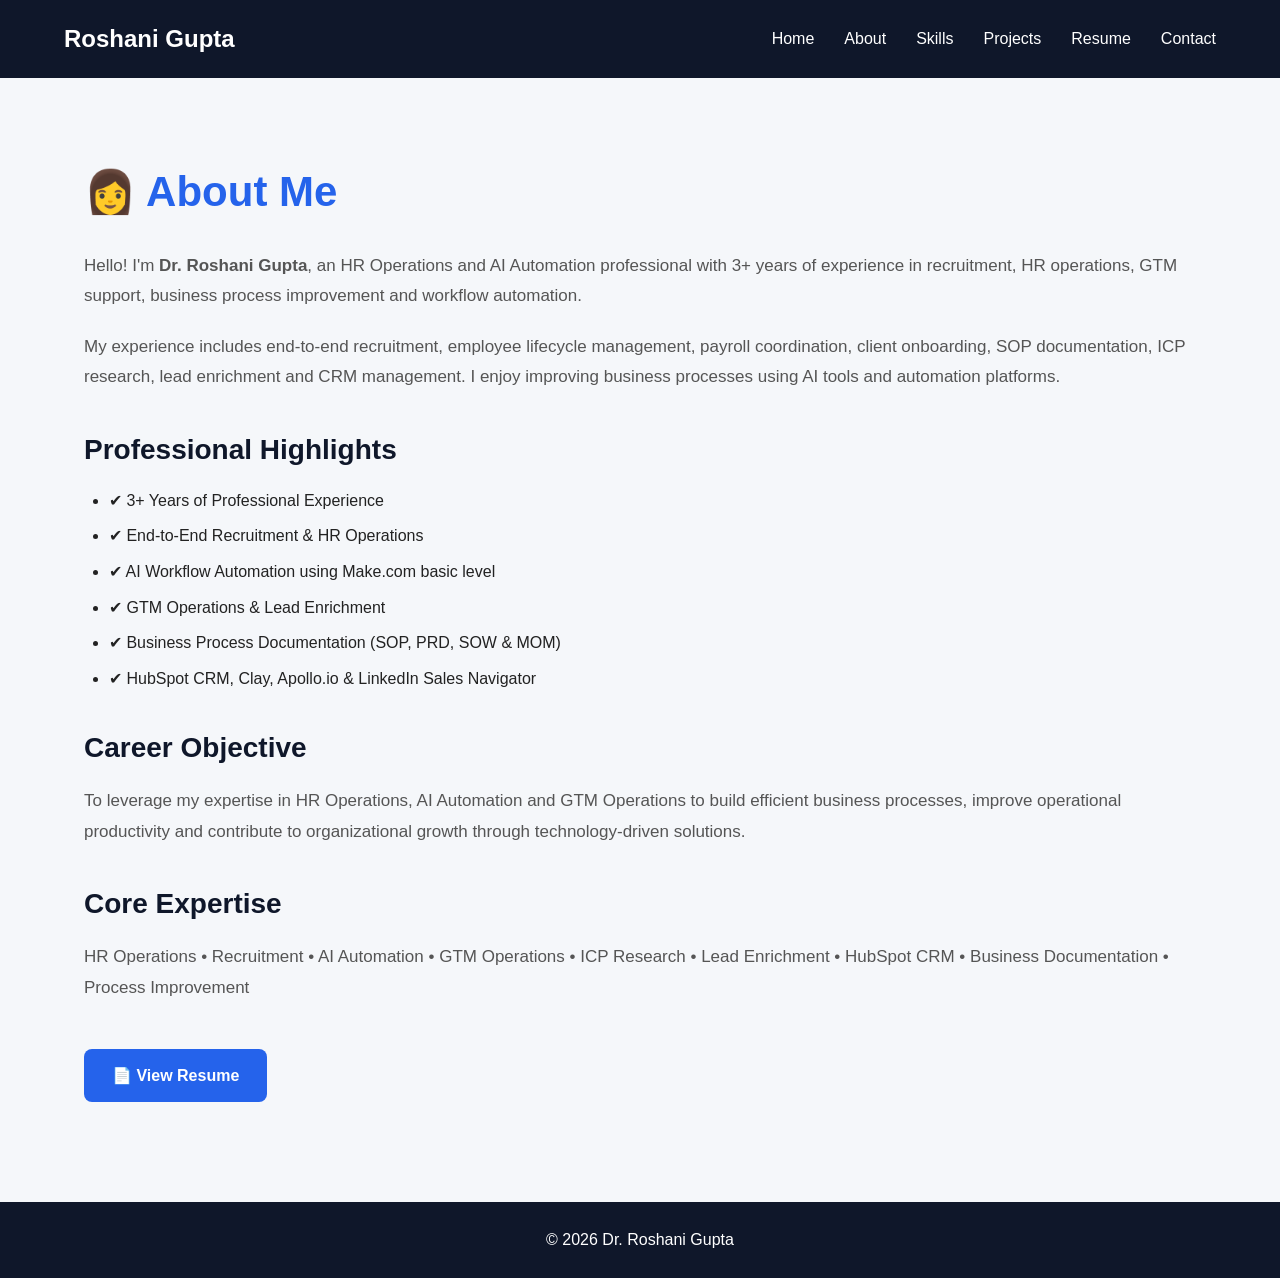
<file: about.html>
<!DOCTYPE html>
<html lang="en">

<head>

<meta charset="UTF-8">
<meta name="viewport" content="width=device-width, initial-scale=1.0">

<title>About | Dr. Roshani Gupta</title>

<link rel="stylesheet" href="css/style.css">

</head>

<body>

<header>

<nav class="navbar">

<div class="logo">
Roshani Gupta
</div>

<ul class="nav-links">
<li><a href="index.html">Home</a></li>
<li><a href="about.html">About</a></li>
<li><a href="skills.html">Skills</a></li>
<li><a href="projects.html">Projects</a></li>
<li><a href="resume.html">Resume</a></li>
<li><a href="contact.html">Contact</a></li>
</ul>

</nav>

</header>

<div class="section">

<h1>👩 About Me</h1>

<p>

Hello! I'm <strong>Dr. Roshani Gupta</strong>, an HR Operations and AI Automation professional with 3+ years of experience in recruitment, HR operations, GTM support, business process improvement and workflow automation.

</p>

<p>

My experience includes end-to-end recruitment, employee lifecycle management, payroll coordination, client onboarding, SOP documentation, ICP research, lead enrichment and CRM management. I enjoy improving business processes using AI tools and automation platforms.

</p>

<h2>Professional Highlights</h2>

<ul>

<li>✔ 3+ Years of Professional Experience</li>

<li>✔ End-to-End Recruitment & HR Operations</li>

<li>✔ AI Workflow Automation using Make.com basic level</li>

<li>✔ GTM Operations & Lead Enrichment</li>

<li>✔ Business Process Documentation (SOP, PRD, SOW & MOM)</li>

<li>✔ HubSpot CRM, Clay, Apollo.io & LinkedIn Sales Navigator</li>

</ul>

<h2>Career Objective</h2>

<p>

To leverage my expertise in HR Operations, AI Automation and GTM Operations to build efficient business processes, improve operational productivity and contribute to organizational growth through technology-driven solutions.

</p>

<h2>Core Expertise</h2>

<p>

HR Operations • Recruitment • AI Automation • GTM Operations • ICP Research • Lead Enrichment • HubSpot CRM • Business Documentation • Process Improvement

</p>

<br>

<a href="resume.html" class="btn">
📄 View Resume
</a>

</div>

<footer>

<p>© 2026 Dr. Roshani Gupta</p>

</footer>

</body>

</html>
</file>
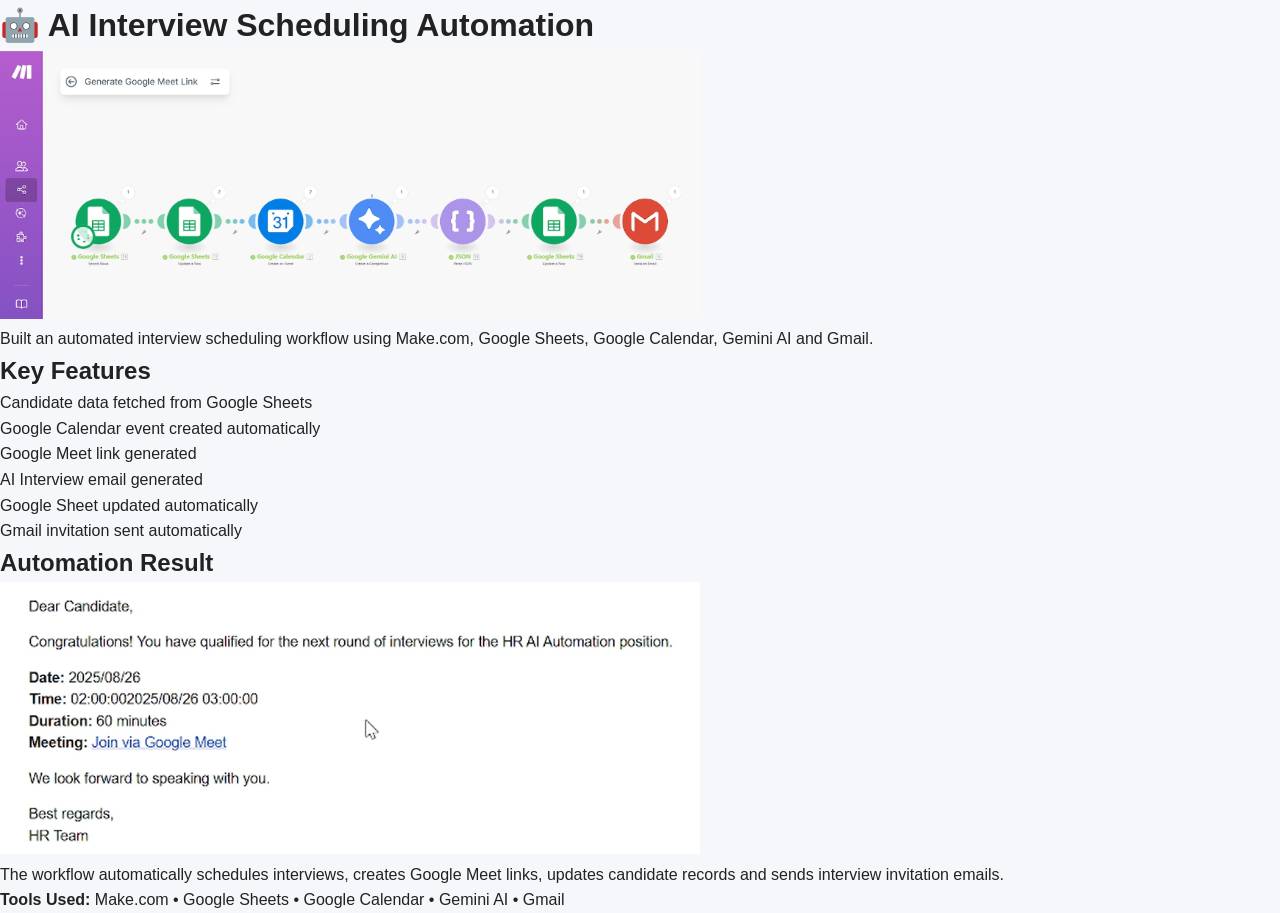
<file: automation.html>
<!DOCTYPE html>
<html lang="en">

<head>

<meta charset="UTF-8">

<meta name="viewport" content="width=device-width, initial-scale=1.0">

<title>AI Interview Scheduling Automation</title>

<link rel="stylesheet" href="css/style.css">

</head>

<body>

<h1>🤖 AI Interview Scheduling Automation</h1>

<img src="images/Make.com Workflow SS.png" width="700">

<p>

Built an automated interview scheduling workflow using Make.com,
Google Sheets, Google Calendar, Gemini AI and Gmail.

</p>

<h2>Key Features</h2>

<ul>

<li>Candidate data fetched from Google Sheets</li>

<li>Google Calendar event created automatically</li>

<li>Google Meet link generated</li>

<li>AI Interview email generated</li>

<li>Google Sheet updated automatically</li>

<li>Gmail invitation sent automatically</li>

</ul>

<h2>Automation Result</h2>

<img src="images/Workflow Result SS.png" width="700">

<p>

The workflow automatically schedules interviews, creates Google Meet links,
updates candidate records and sends interview invitation emails.

</p>

<p>

<b>Tools Used:</b>

Make.com • Google Sheets • Google Calendar • Gemini AI • Gmail

</p>

</body>

</html>
</file>
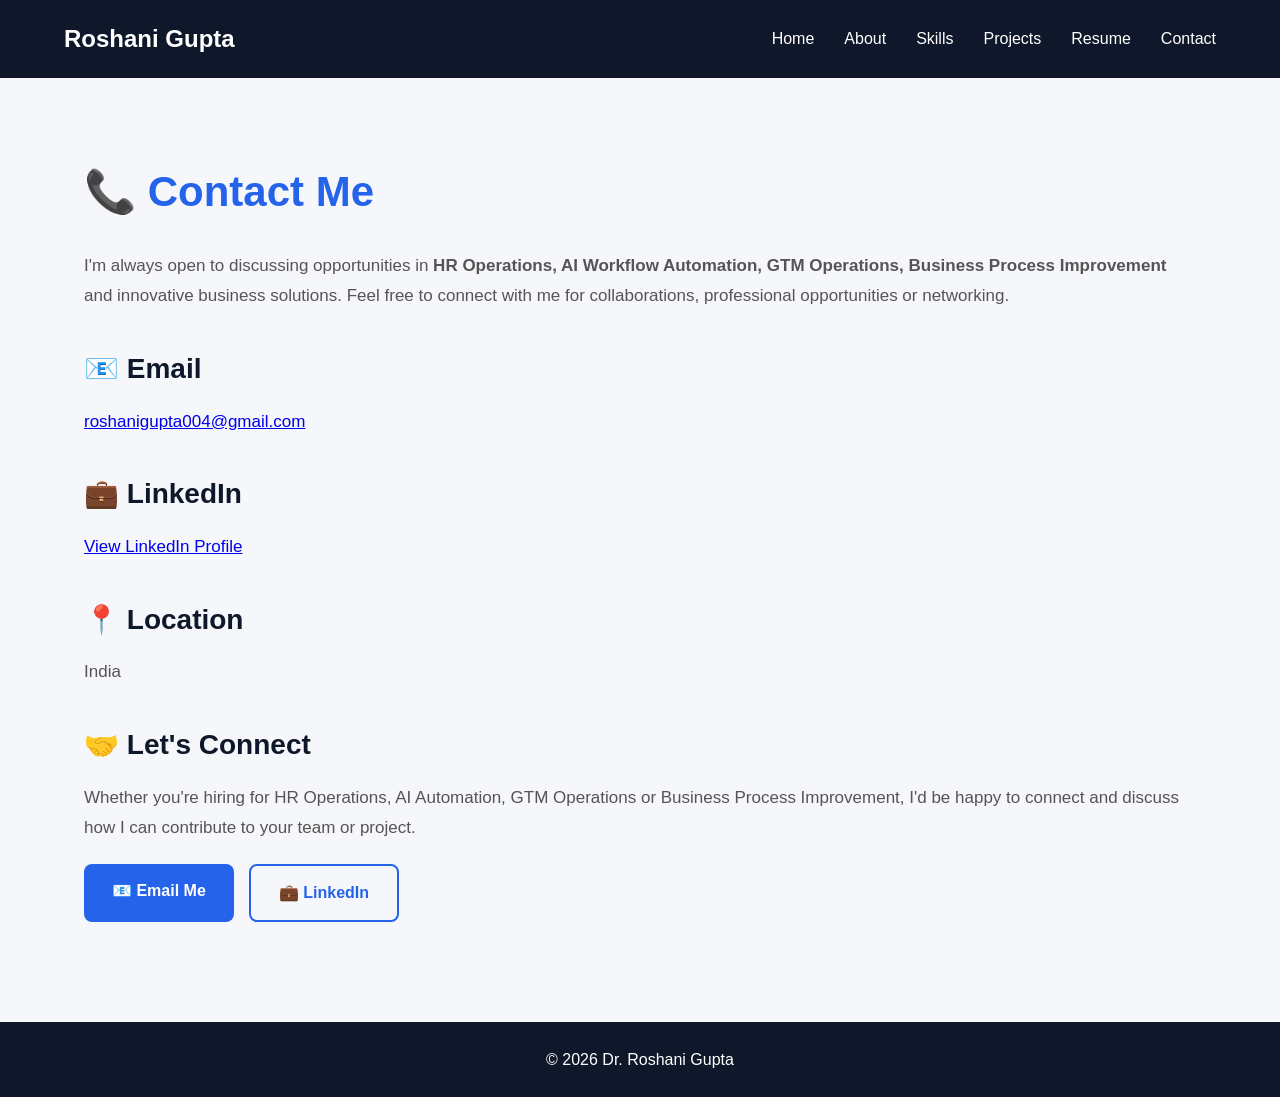
<file: contact.html>
<!DOCTYPE html>
<html lang="en">

<head>

<meta charset="UTF-8">
<meta name="viewport" content="width=device-width, initial-scale=1.0">

<title>Contact | Dr. Roshani Gupta</title>

<link rel="stylesheet" href="css/style.css">

</head>

<body>

<header>

<nav class="navbar">

<div class="logo">
Roshani Gupta
</div>

<ul class="nav-links">
<li><a href="index.html">Home</a></li>
<li><a href="about.html">About</a></li>
<li><a href="skills.html">Skills</a></li>
<li><a href="projects.html">Projects</a></li>
<li><a href="resume.html">Resume</a></li>
<li><a href="contact.html">Contact</a></li>
</ul>

</nav>

</header>

<div class="section">

<h1>📞 Contact Me</h1>

<p>

I'm always open to discussing opportunities in <strong>HR Operations, AI Workflow Automation, GTM Operations, Business Process Improvement</strong> and innovative business solutions. Feel free to connect with me for collaborations, professional opportunities or networking.

</p>

<h2>📧 Email</h2>

<p>

<a href="mailto:roshanigupta004@gmail.com">
roshanigupta004@gmail.com
</a>

</p>

<h2>💼 LinkedIn</h2>

<p>

<a href="https://www.linkedin.com/in/dr-roshani-gupta-77a600195/"
target="_blank">

View LinkedIn Profile

</a>

</p>

<h2>📍 Location</h2>

<p>

India

</p>

<h2>🤝 Let's Connect</h2>

<p>

Whether you're hiring for HR Operations, AI Automation, GTM Operations or Business Process Improvement, I'd be happy to connect and discuss how I can contribute to your team or project.

</p>

<div class="buttons">

<a href="mailto:roshanigupta004@gmail.com" class="btn">

📧 Email Me

</a>

<a href="https://www.linkedin.com/in/dr-roshani-gupta-77a600195/"
target="_blank"
class="btn2">

💼 LinkedIn

</a>

</div>

</div>

<footer>

<p>© 2026 Dr. Roshani Gupta</p>

</footer>

</body>

</html>
</file>
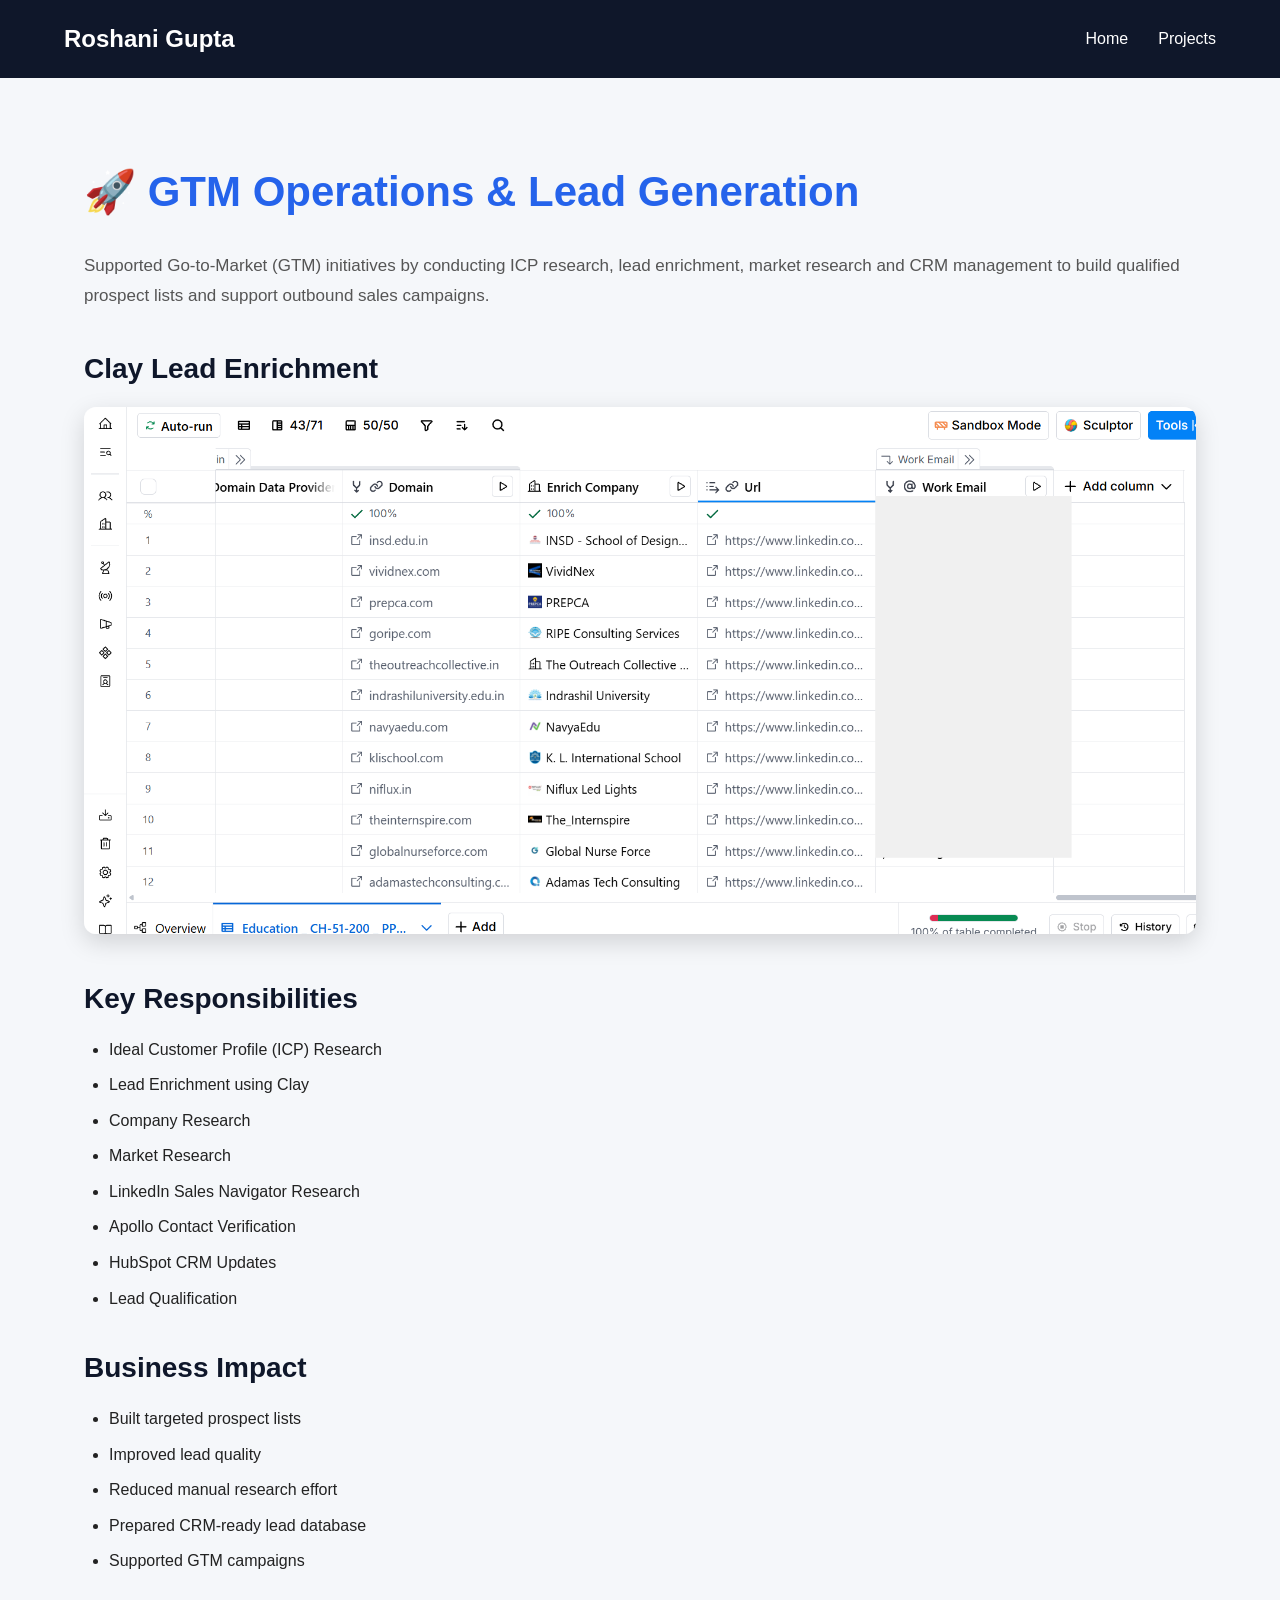
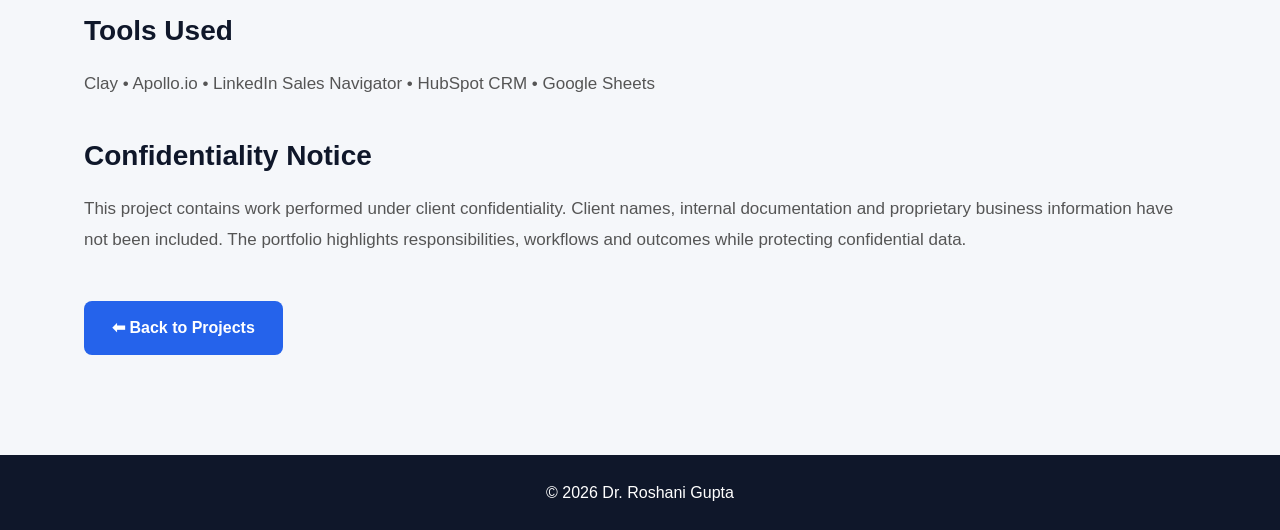
<file: gtm.html>
<!DOCTYPE html>
<html lang="en">

<head>
<meta charset="UTF-8">
<meta name="viewport" content="width=device-width, initial-scale=1.0">

<title>GTM Operations & Lead Generation</title>

<link rel="stylesheet" href="css/style.css">

</head>

<body>

<header>

<nav class="navbar">

<div class="logo">
Roshani Gupta
</div>

<ul class="nav-links">
<li><a href="index.html">Home</a></li>
<li><a href="projects.html">Projects</a></li>
</ul>

</nav>

</header>

<div class="section">

<h1>🚀 GTM Operations & Lead Generation</h1>

<p>
Supported Go-to-Market (GTM) initiatives by conducting ICP research, lead enrichment, market research and CRM management to build qualified prospect lists and support outbound sales campaigns.
</p>

<h2>Clay Lead Enrichment</h2>

<img src="images/Clay Enrichment.png"
     alt="Clay Lead Enrichment"
     width="100%"
     style="border-radius:12px; box-shadow:0 8px 25px rgba(0,0,0,.15);">

<h2>Key Responsibilities</h2>

<ul>
<li>Ideal Customer Profile (ICP) Research</li>
<li>Lead Enrichment using Clay</li>
<li>Company Research</li>
<li>Market Research</li>
<li>LinkedIn Sales Navigator Research</li>
<li>Apollo Contact Verification</li>
<li>HubSpot CRM Updates</li>
<li>Lead Qualification</li>
</ul>

<h2>Business Impact</h2>

<ul>
<li>Built targeted prospect lists</li>
<li>Improved lead quality</li>
<li>Reduced manual research effort</li>
<li>Prepared CRM-ready lead database</li>
<li>Supported GTM campaigns</li>
</ul>

<h2>Tools Used</h2>

<p>
Clay • Apollo.io • LinkedIn Sales Navigator • HubSpot CRM • Google Sheets
</p>

<h2>Confidentiality Notice</h2>

<p>
This project contains work performed under client confidentiality. Client names, internal documentation and proprietary business information have not been included. The portfolio highlights responsibilities, workflows and outcomes while protecting confidential data.
</p>

<br>

<a href="projects.html" class="btn">
⬅ Back to Projects
</a>

</div>

<footer>

<p>© 2026 Dr. Roshani Gupta</p>

</footer>

</body>

</html>
</file>
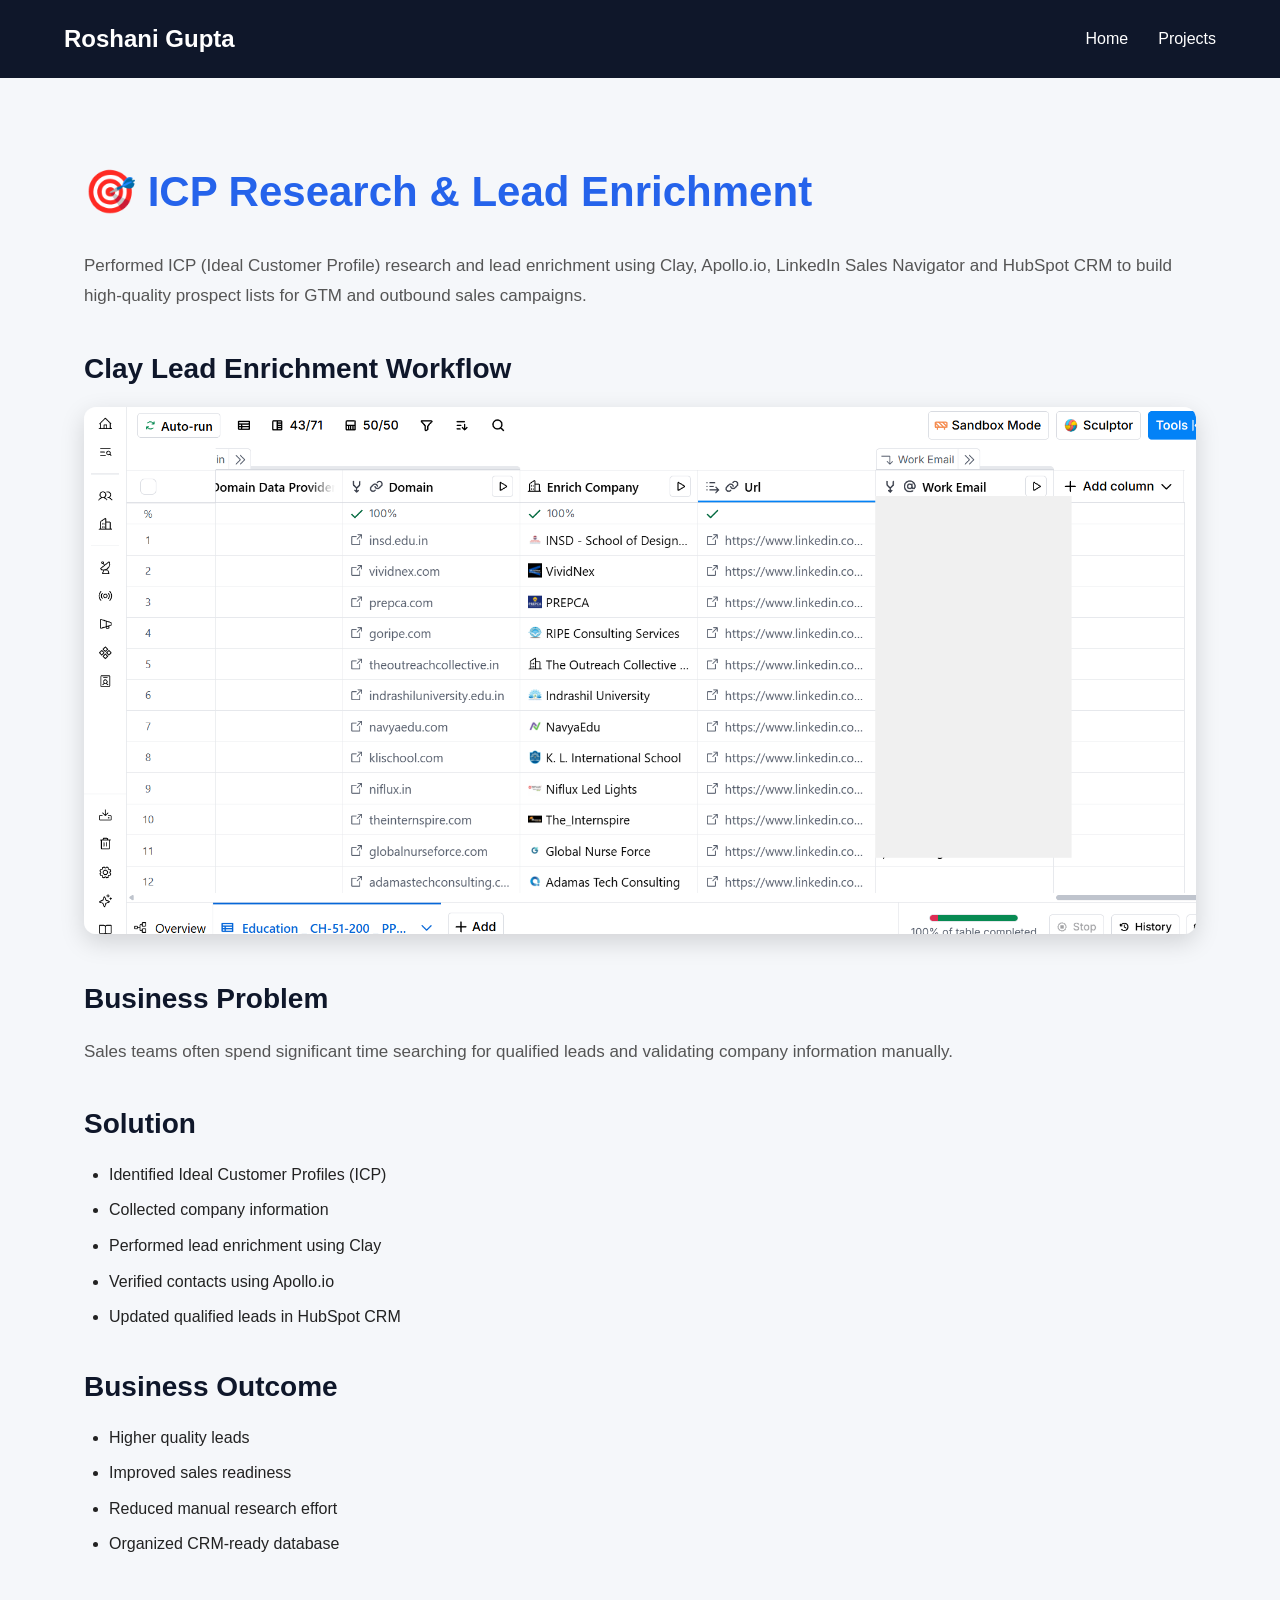
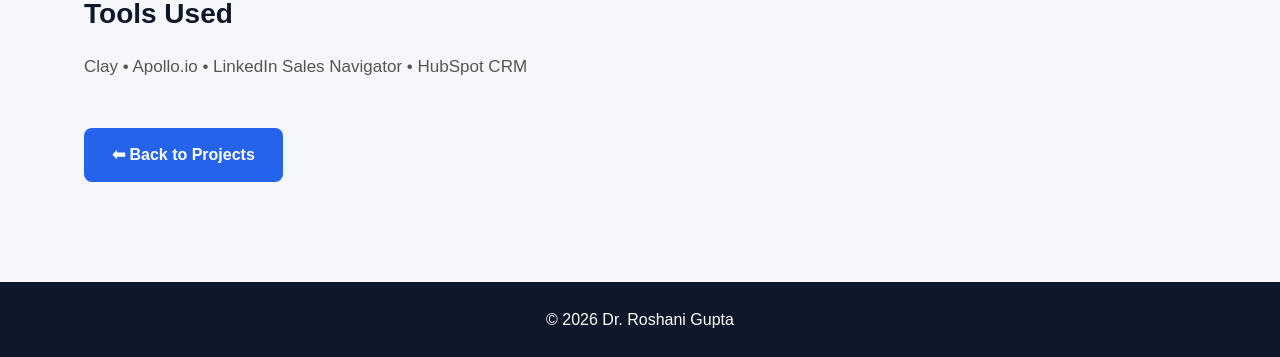
<file: icp.html>
<!DOCTYPE html>
<html lang="en">

<head>
<meta charset="UTF-8">
<meta name="viewport" content="width=device-width, initial-scale=1.0">
<title>ICP Research & Lead Enrichment</title>

<link rel="stylesheet" href="css/style.css">

</head>

<body>

<header>

<nav class="navbar">

<div class="logo">Roshani Gupta</div>

<ul class="nav-links">
<li><a href="index.html">Home</a></li>
<li><a href="projects.html">Projects</a></li>
</ul>

</nav>

</header>

<div class="section">

<h1>🎯 ICP Research & Lead Enrichment</h1>

<p>
Performed ICP (Ideal Customer Profile) research and lead enrichment using Clay, Apollo.io, LinkedIn Sales Navigator and HubSpot CRM to build high-quality prospect lists for GTM and outbound sales campaigns.
</p>

<h2>Clay Lead Enrichment Workflow</h2>
<!-- Clay Screenshot -->
<img src="images/Clay Enrichment.png"
     alt="Clay Enrichment"
     width="100%"
     style="border-radius:12px; box-shadow:0 8px 25px rgba(0,0,0,.15);">
<h2>Business Problem</h2>

<p>
Sales teams often spend significant time searching for qualified leads and validating company information manually.
</p>

<h2>Solution</h2>

<ul>

<li>Identified Ideal Customer Profiles (ICP)</li>

<li>Collected company information</li>

<li>Performed lead enrichment using Clay</li>

<li>Verified contacts using Apollo.io</li>

<li>Updated qualified leads in HubSpot CRM</li>

</ul>

<h2>Business Outcome</h2>

<ul>

<li>Higher quality leads</li>

<li>Improved sales readiness</li>

<li>Reduced manual research effort</li>

<li>Organized CRM-ready database</li>

</ul>

<h2>Tools Used</h2>

<p>

Clay • Apollo.io • LinkedIn Sales Navigator • HubSpot CRM

</p>

<br>

<a href="projects.html" class="btn">

⬅ Back to Projects

</a>

</div>

<footer>

<p>© 2026 Dr. Roshani Gupta</p>

</footer>

</body>

</html>
</file>
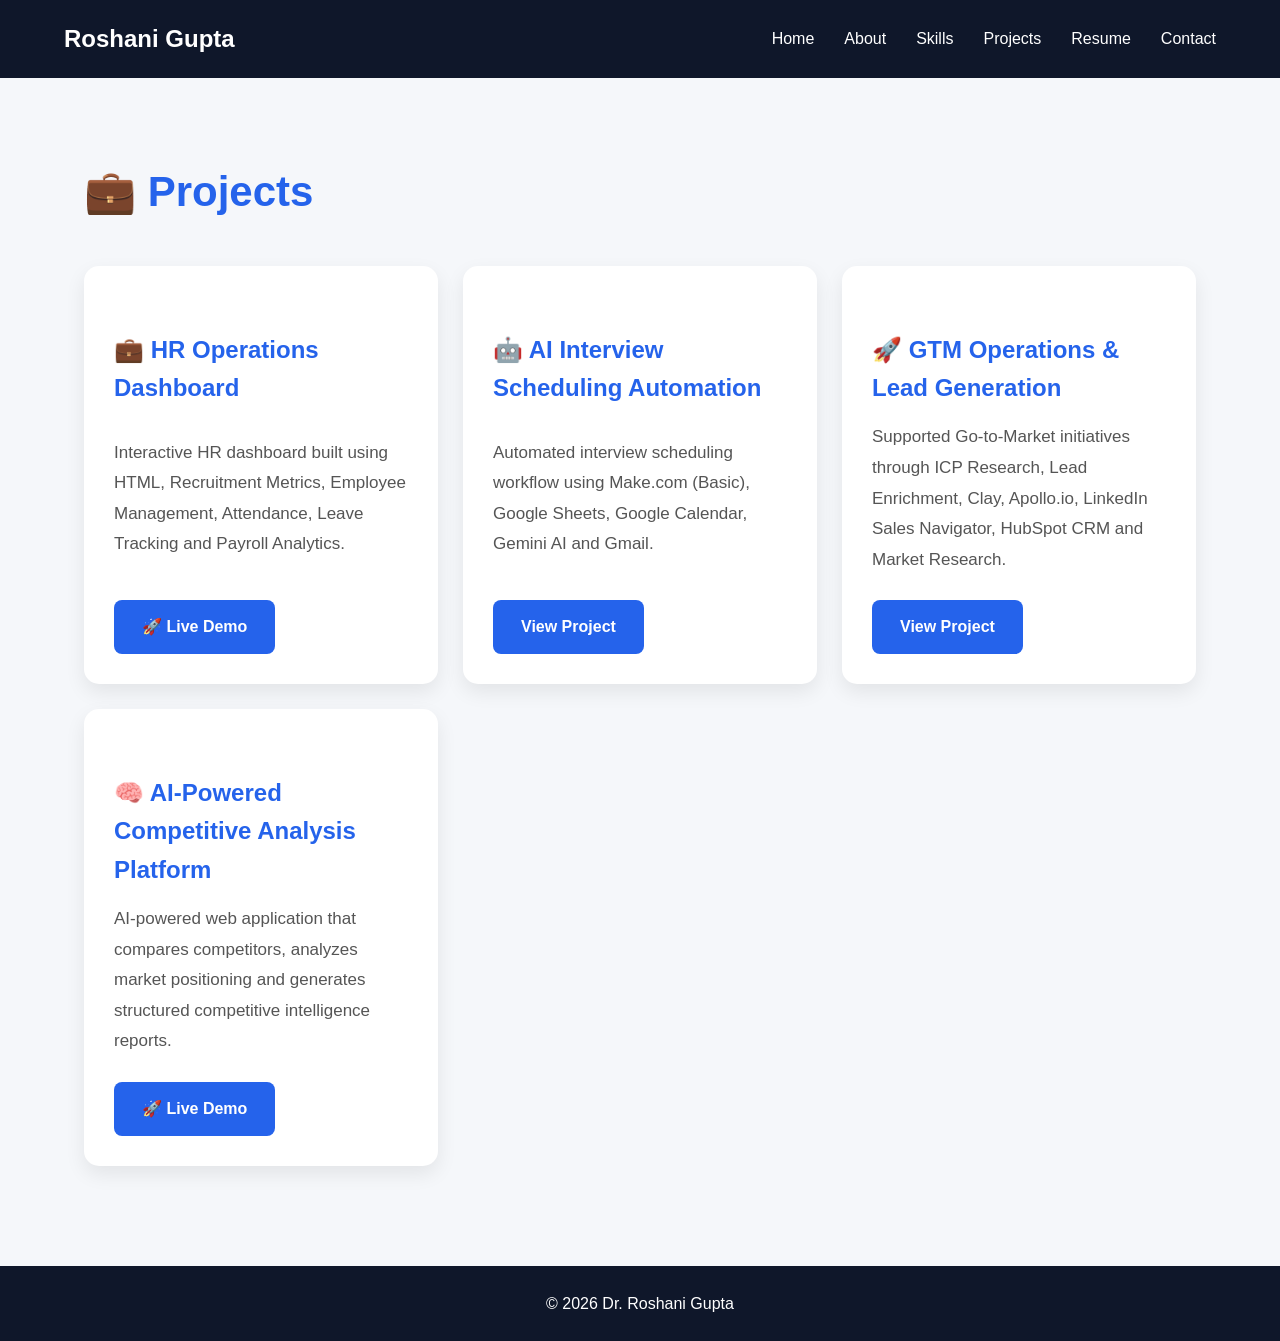
<file: projects.html>
<!DOCTYPE html>
<html lang="en">

<head>

<meta charset="UTF-8">
<meta name="viewport" content="width=device-width, initial-scale=1.0">

<title>Projects | Dr. Roshani Gupta</title>

<link rel="stylesheet" href="css/style.css">

</head>

<body>

<header>

<nav class="navbar">

<div class="logo">
Roshani Gupta
</div>

<ul class="nav-links">
<li><a href="index.html">Home</a></li>
<li><a href="about.html">About</a></li>
<li><a href="skills.html">Skills</a></li>
<li><a href="projects.html">Projects</a></li>
<li><a href="resume.html">Resume</a></li>
<li><a href="contact.html">Contact</a></li>
</ul>

</nav>

</header>

<div class="section">

<h1>💼 Projects</h1>

<div class="projects">

<div>

<h2>💼 HR Operations Dashboard</h2>

<p>
Interactive HR dashboard built using HTML, Recruitment Metrics, Employee Management, Attendance, Leave Tracking and Payroll Analytics.
</p>

<a href="projects/hr-software/" target="_blank" class="btn">
🚀 Live Demo
</a>

</div>

<div>

<h2>🤖 AI Interview Scheduling Automation</h2>

<p>
Automated interview scheduling workflow using Make.com (Basic), Google Sheets, Google Calendar, Gemini AI and Gmail.
</p>

<a href="automation.html" class="btn">
View Project
</a>

</div>

<div>

<h2>🚀 GTM Operations & Lead Generation</h2>

<p>
Supported Go-to-Market initiatives through ICP Research, Lead Enrichment, Clay, Apollo.io, LinkedIn Sales Navigator, HubSpot CRM and Market Research.
</p>

<a href="gtm.html" class="btn">
View Project
</a>

</div>

<div>

<h2>🧠 AI-Powered Competitive Analysis Platform</h2>

<p>
AI-powered web application that compares competitors, analyzes market positioning and generates structured competitive intelligence reports.
</p>

<a href="projects/competitive-analysis/" target="_blank" class="btn">
🚀 Live Demo
</a>

</div>

</div>

</div>

<footer>

<p>© 2026 Dr. Roshani Gupta</p>

</footer>

</body>

</html>
</file>
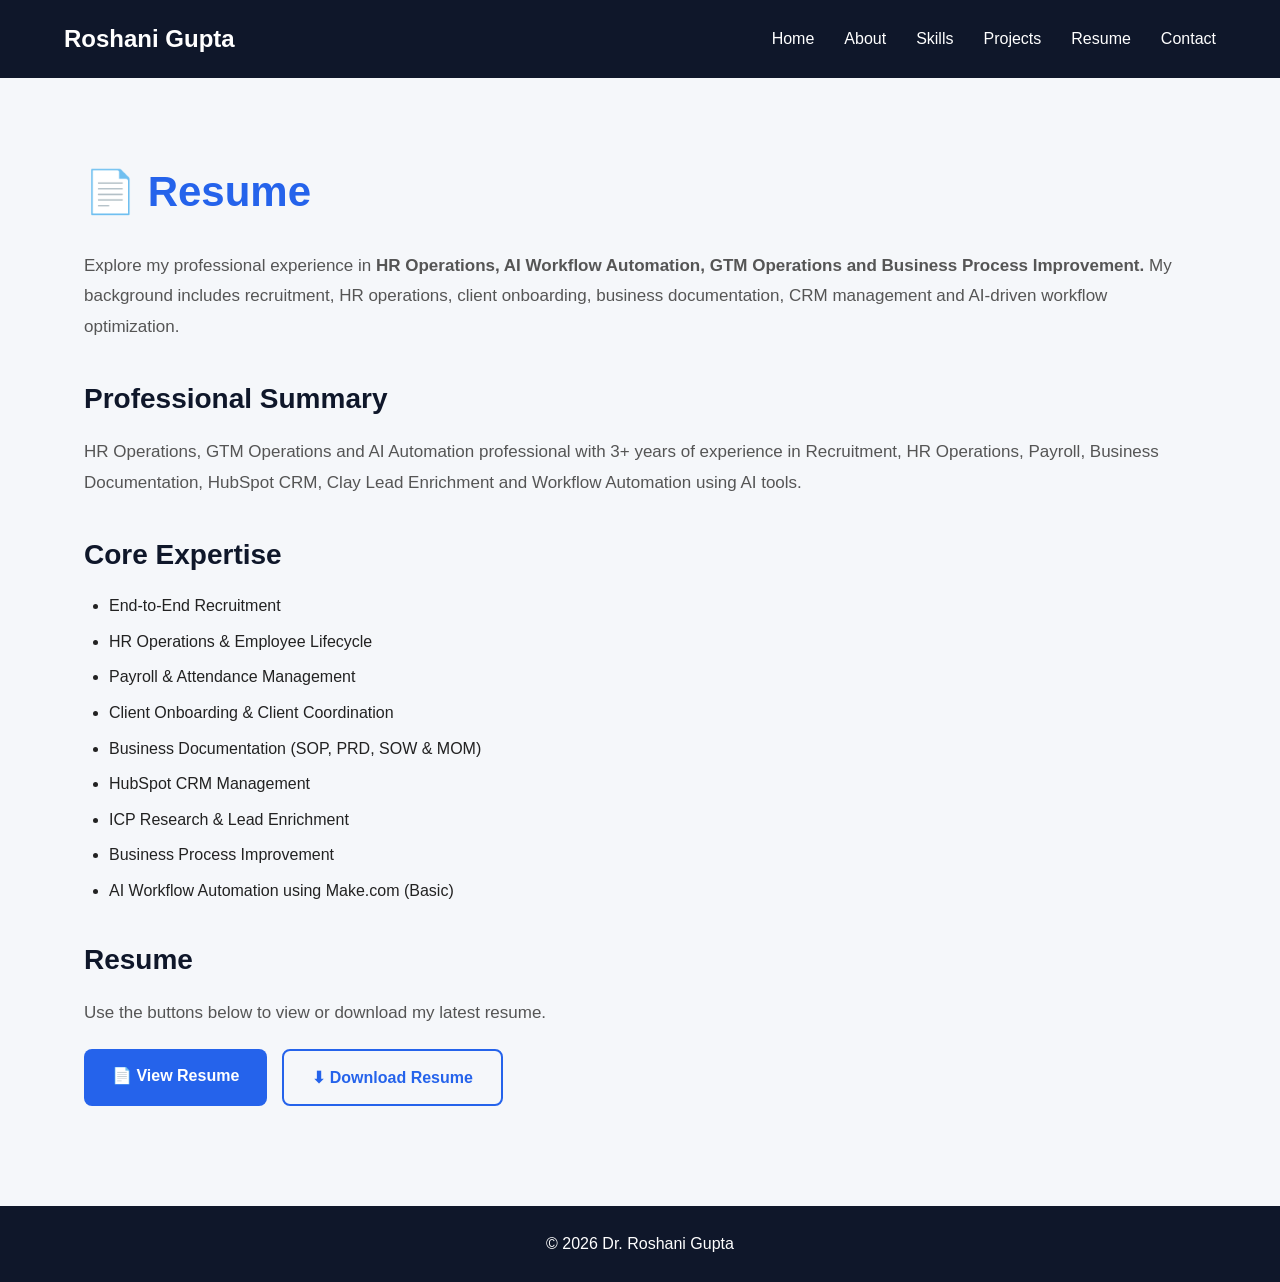
<file: resume.html>
<!DOCTYPE html>
<html lang="en">

<head>

<meta charset="UTF-8">
<meta name="viewport" content="width=device-width, initial-scale=1.0">

<title>Resume | Dr. Roshani Gupta</title>

<link rel="stylesheet" href="css/style.css">

</head>

<body>

<header>

<nav class="navbar">

<div class="logo">
Roshani Gupta
</div>

<ul class="nav-links">
<li><a href="index.html">Home</a></li>
<li><a href="about.html">About</a></li>
<li><a href="skills.html">Skills</a></li>
<li><a href="projects.html">Projects</a></li>
<li><a href="resume.html">Resume</a></li>
<li><a href="contact.html">Contact</a></li>
</ul>

</nav>

</header>

<div class="section">

<h1>📄 Resume</h1>

<p>

Explore my professional experience in <strong>HR Operations, AI Workflow Automation, GTM Operations and Business Process Improvement.</strong> My background includes recruitment, HR operations, client onboarding, business documentation, CRM management and AI-driven workflow optimization.

</p>

<h2>Professional Summary</h2>

<p>

HR Operations, GTM Operations and AI Automation professional with 3+ years of experience in Recruitment, HR Operations, Payroll, Business Documentation, HubSpot CRM, Clay Lead Enrichment and Workflow Automation using AI tools.

</p>

<h2>Core Expertise</h2>

<ul>

<li>End-to-End Recruitment</li>

<li>HR Operations & Employee Lifecycle</li>

<li>Payroll & Attendance Management</li>

<li>Client Onboarding & Client Coordination</li>

<li>Business Documentation (SOP, PRD, SOW & MOM)</li>

<li>HubSpot CRM Management</li>

<li>ICP Research & Lead Enrichment</li>

<li>Business Process Improvement</li>

<li>AI Workflow Automation using Make.com (Basic)</li>

</ul>

<h2>Resume</h2>

<p>

Use the buttons below to view or download my latest resume.

</p>

<div class="buttons">

<a href="resume/Roshani Gupta resume.pdf"
target="_blank"
class="btn">

📄 View Resume

</a>

<a href="resume/Roshani Gupta resume.pdf"
download
class="btn2">

⬇ Download Resume

</a>

</div>

</div>

<footer>

<p>© 2026 Dr. Roshani Gupta</p>

</footer>

</body>

</html>
</file>
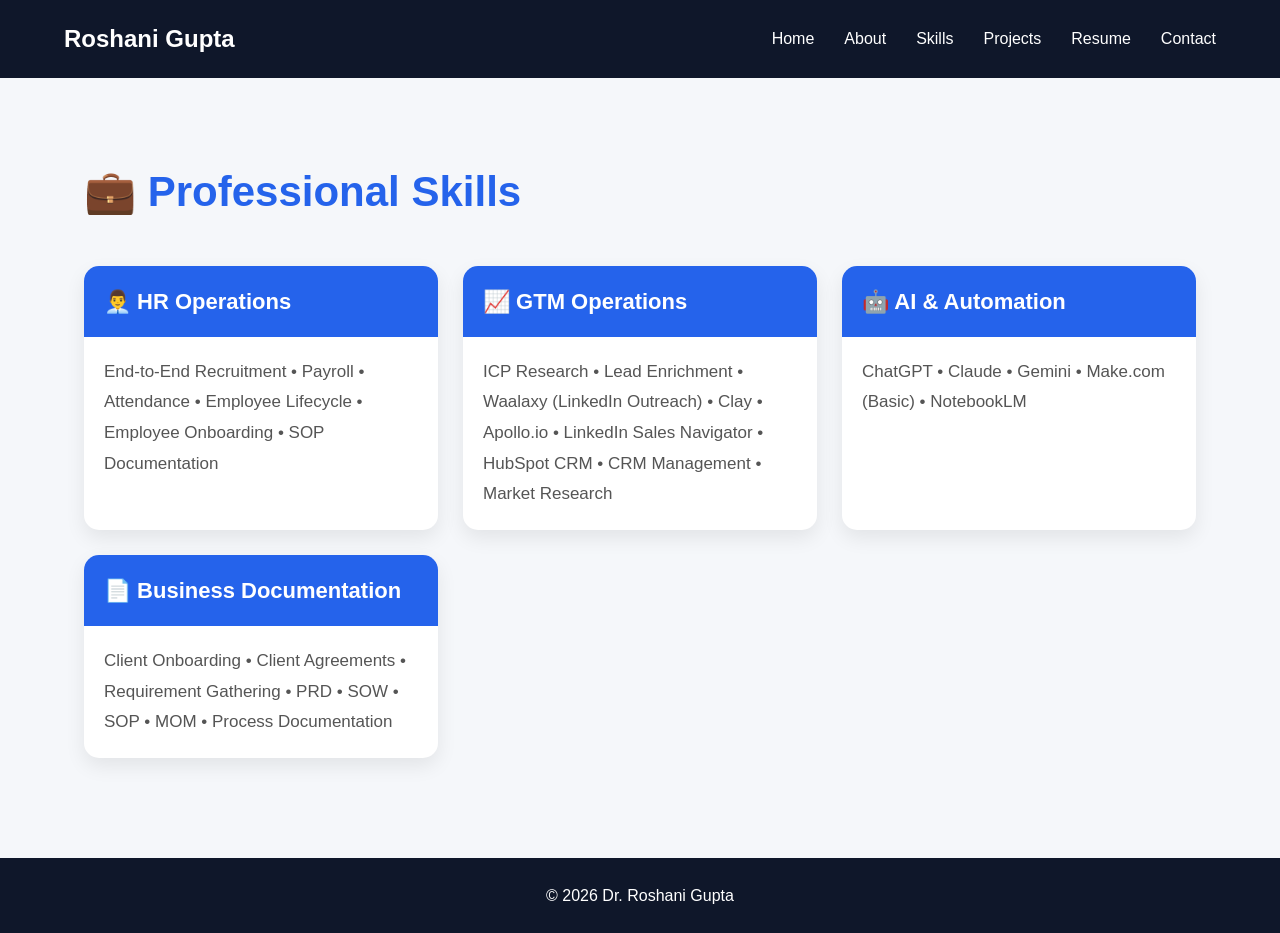
<file: skills.html>
<!DOCTYPE html>
<html lang="en">

<head>

<meta charset="UTF-8">
<meta name="viewport" content="width=device-width, initial-scale=1.0">

<title>Skills | Dr. Roshani Gupta</title>

<link rel="stylesheet" href="css/style.css">

</head>

<body>

<header>

<nav class="navbar">

<div class="logo">
Roshani Gupta
</div>

<ul class="nav-links">
<li><a href="index.html">Home</a></li>
<li><a href="about.html">About</a></li>
<li><a href="skills.html">Skills</a></li>
<li><a href="projects.html">Projects</a></li>
<li><a href="resume.html">Resume</a></li>
<li><a href="contact.html">Contact</a></li>
</ul>

</nav>

</header>

<div class="section">

<h1>💼 Professional Skills</h1>

<div class="skills">

<div>

<h3>👨‍💼 HR Operations</h3>

<p>
End-to-End Recruitment • Payroll • Attendance • Employee Lifecycle • Employee Onboarding • SOP Documentation
</p>

</div>

<div>

<h3>📈 GTM Operations</h3>

<p>
ICP Research • Lead Enrichment • Waalaxy (LinkedIn Outreach) • Clay • Apollo.io • LinkedIn Sales Navigator • HubSpot CRM • CRM Management • Market Research
</p>

</div>

<div>

<h3>🤖 AI & Automation</h3>

<p>
ChatGPT • Claude • Gemini • Make.com (Basic) • NotebookLM
</p>

</div>

<div>

<h3>📄 Business Documentation</h3>

<p>
Client Onboarding • Client Agreements • Requirement Gathering • PRD • SOW • SOP • MOM • Process Documentation 
</p>

</div>

</div>

</div>

<footer>

<p>© 2026 Dr. Roshani Gupta</p>

</footer>

</body>

</html>
</file>
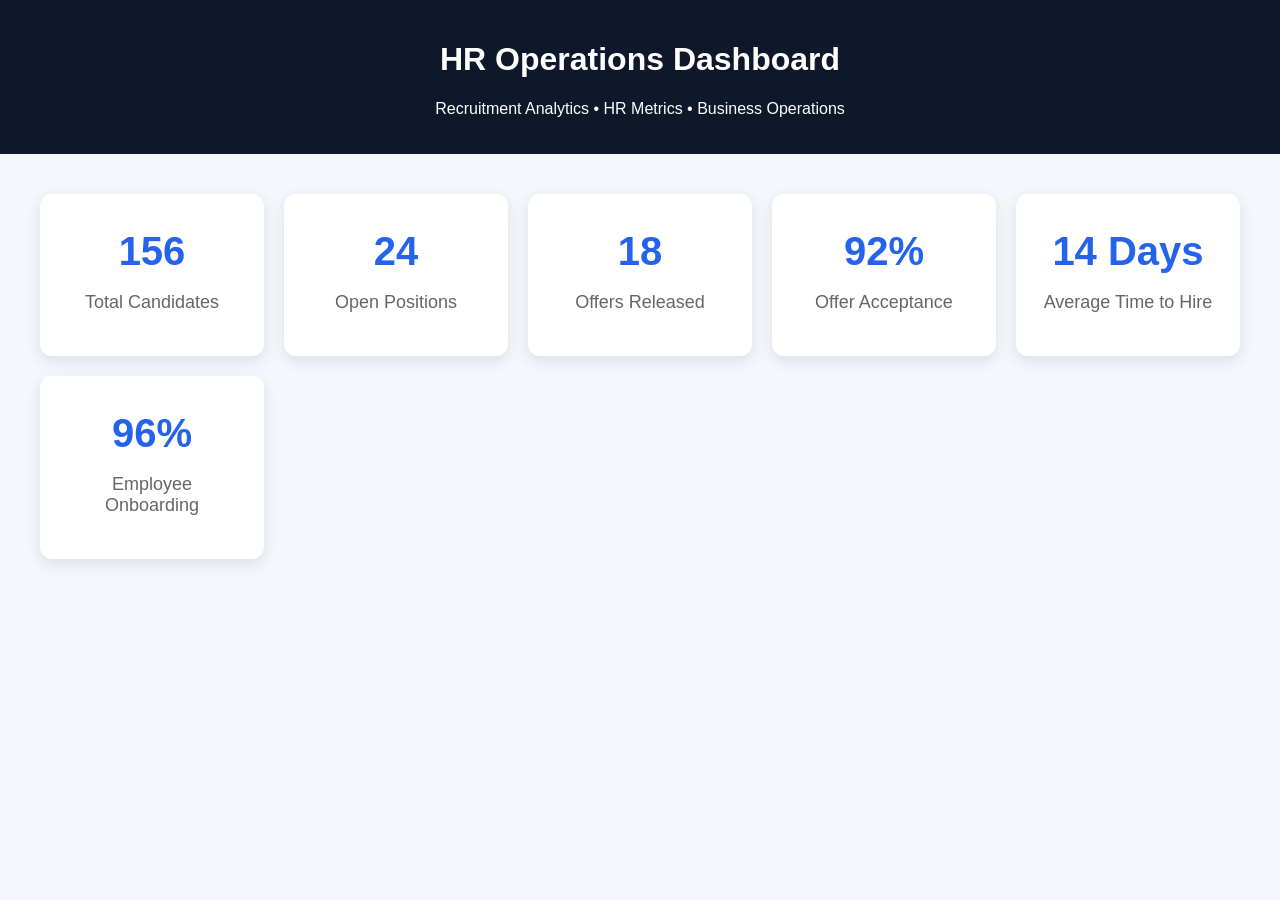
<file: projects/dashboard.html>
<!DOCTYPE html>
<html lang="en">
<head>
<meta charset="UTF-8">
<meta name="viewport" content="width=device-width, initial-scale=1.0">
<title>HR Operations Dashboard</title>

<style>
body{
margin:0;
font-family:Arial,Helvetica,sans-serif;
background:#f4f7fb;
}

header{
background:#0f172a;
color:white;
padding:20px;
text-align:center;
}

.dashboard{
padding:40px;
display:grid;
grid-template-columns:repeat(auto-fit,minmax(220px,1fr));
gap:20px;
}

.card{
background:white;
padding:25px;
border-radius:12px;
box-shadow:0 5px 15px rgba(0,0,0,.1);
text-align:center;
}

.card h2{
font-size:40px;
margin:10px 0;
color:#2563eb;
}

.card p{
font-size:18px;
color:#666;
}
</style>

</head>

<body>

<header>
<h1>HR Operations Dashboard</h1>
<p>Recruitment Analytics • HR Metrics • Business Operations</p>
</header>

<div class="dashboard">

<div class="card">
<h2>156</h2>
<p>Total Candidates</p>
</div>

<div class="card">
<h2>24</h2>
<p>Open Positions</p>
</div>

<div class="card">
<h2>18</h2>
<p>Offers Released</p>
</div>

<div class="card">
<h2>92%</h2>
<p>Offer Acceptance</p>
</div>

<div class="card">
<h2>14 Days</h2>
<p>Average Time to Hire</p>
</div>

<div class="card">
<h2>96%</h2>
<p>Employee Onboarding</p>
</div>

</div>

</body>
</html>
</file>
<file: css/style.css>
*{
    margin:0;
    padding:0;
    box-sizing:border-box;
    font-family:Arial, Helvetica, sans-serif;
}

body{
    background:#f5f7fa;
    color:#222;
    line-height:1.6;
}

/* ===========================
   HEADER
=========================== */

header{
    background:#0f172a;
    color:#fff;
    position:sticky;
    top:0;
    z-index:100;
}

.navbar{
    width:90%;
    max-width:1200px;
    margin:auto;
    display:flex;
    justify-content:space-between;
    align-items:center;
    padding:20px 0;
}

.logo{
    font-size:24px;
    font-weight:bold;
}

.nav-links{
    display:flex;
    list-style:none;
    gap:30px;
}

.nav-links a{
    color:#fff;
    text-decoration:none;
    transition:.3s;
}

.nav-links a:hover{
    color:#38bdf8;
}

/* ===========================
   HERO
=========================== */

.hero{
    width:90%;
    max-width:1200px;
    margin:70px auto;
    display:flex;
    justify-content:space-between;
    align-items:center;
    gap:50px;
}

.hero-left{
    flex:1;
}

.hero-left h1{
    font-size:52px;
    margin-bottom:10px;
}

.hero-left h1 span{
    color:#2563eb;
}

.hero-left h2{
    color:#555;
    margin-bottom:20px;
}

.hero-left p{
    font-size:18px;
    color:#555;
    margin-bottom:30px;
}

.buttons{
    display:flex;
    gap:15px;
}

.btn,
.btn2{
    display:inline-block;
    padding:14px 28px;
    border-radius:8px;
    text-decoration:none;
    font-weight:bold;
    transition:.3s;
}

.btn{
    background:#2563eb;
    color:#fff;
}

.btn:hover{
    background:#1d4ed8;
}

.btn2{
    border:2px solid #2563eb;
    color:#2563eb;
}

.btn2:hover{
    background:#2563eb;
    color:#fff;
}

.hero-right{
    flex:1;
    display:flex;
    justify-content:center;
}

.hero-right img{
    width:350px;
    height:350px;
    object-fit:cover;
    border-radius:50%;
    border:8px solid #fff;
    box-shadow:0 15px 35px rgba(0,0,0,.2);
}

/* ===========================
   COMMON PAGES
=========================== */

.section{
    width:90%;
    max-width:1200px;
    margin:60px auto;
    padding:20px;
}

.section h1{
    font-size:42px;
    color:#2563eb;
    margin-bottom:25px;
}

.section h2{
    font-size:28px;
    color:#0f172a;
    margin:35px 0 15px;
}

.section p{
    font-size:17px;
    color:#555;
    line-height:1.8;
    margin-bottom:20px;
}

.section ul{
    padding-left:25px;
    margin-bottom:20px;
}

.section li{
    margin-bottom:10px;
}

/* ===========================
   SKILLS
=========================== */

.skills{
    display:grid;
    grid-template-columns:repeat(auto-fit,minmax(320px,1fr));
    gap:25px;
    margin-top:40px;
}

.skills > div{
    background:#fff;
    border-radius:15px;
    overflow:hidden;
    box-shadow:0 8px 20px rgba(0,0,0,.08);
    transition:.3s;
}

.skills > div:hover{
    transform:translateY(-8px);
    box-shadow:0 15px 30px rgba(0,0,0,.15);
}

.skills h3{
    background:#2563eb;
    color:#fff;
    padding:18px 20px;
    font-size:22px;
    margin:0;
}

.skills p{
    padding:20px;
    color:#555;
    line-height:1.8;
    margin:0;
}
/* ===========================
   PROJECTS
=========================== */

.projects{
    display:grid;
    grid-template-columns:repeat(auto-fit,minmax(320px,1fr));
    gap:25px;
    margin-top:40px;
}

.projects > div{
    background:#fff;
    padding:30px;
    border-radius:15px;
    box-shadow:0 8px 20px rgba(0,0,0,.08);
    transition:.3s;
    display:flex;
    flex-direction:column;
    justify-content:space-between;
}

.projects > div:hover{
    transform:translateY(-8px);
    box-shadow:0 15px 30px rgba(0,0,0,.15);
}

.projects h2{
    color:#2563eb;
    font-size:24px;
    margin-bottom:15px;
}

.projects p{
    color:#555;
    line-height:1.8;
    margin-bottom:25px;
}

.projects .btn{
    align-self:flex-start;
}
/* ===========================
   FOOTER
=========================== */

footer{
    background:#0f172a;
    color:#fff;
    text-align:center;
    padding:25px;
    margin-top:80px;
}
</file>
